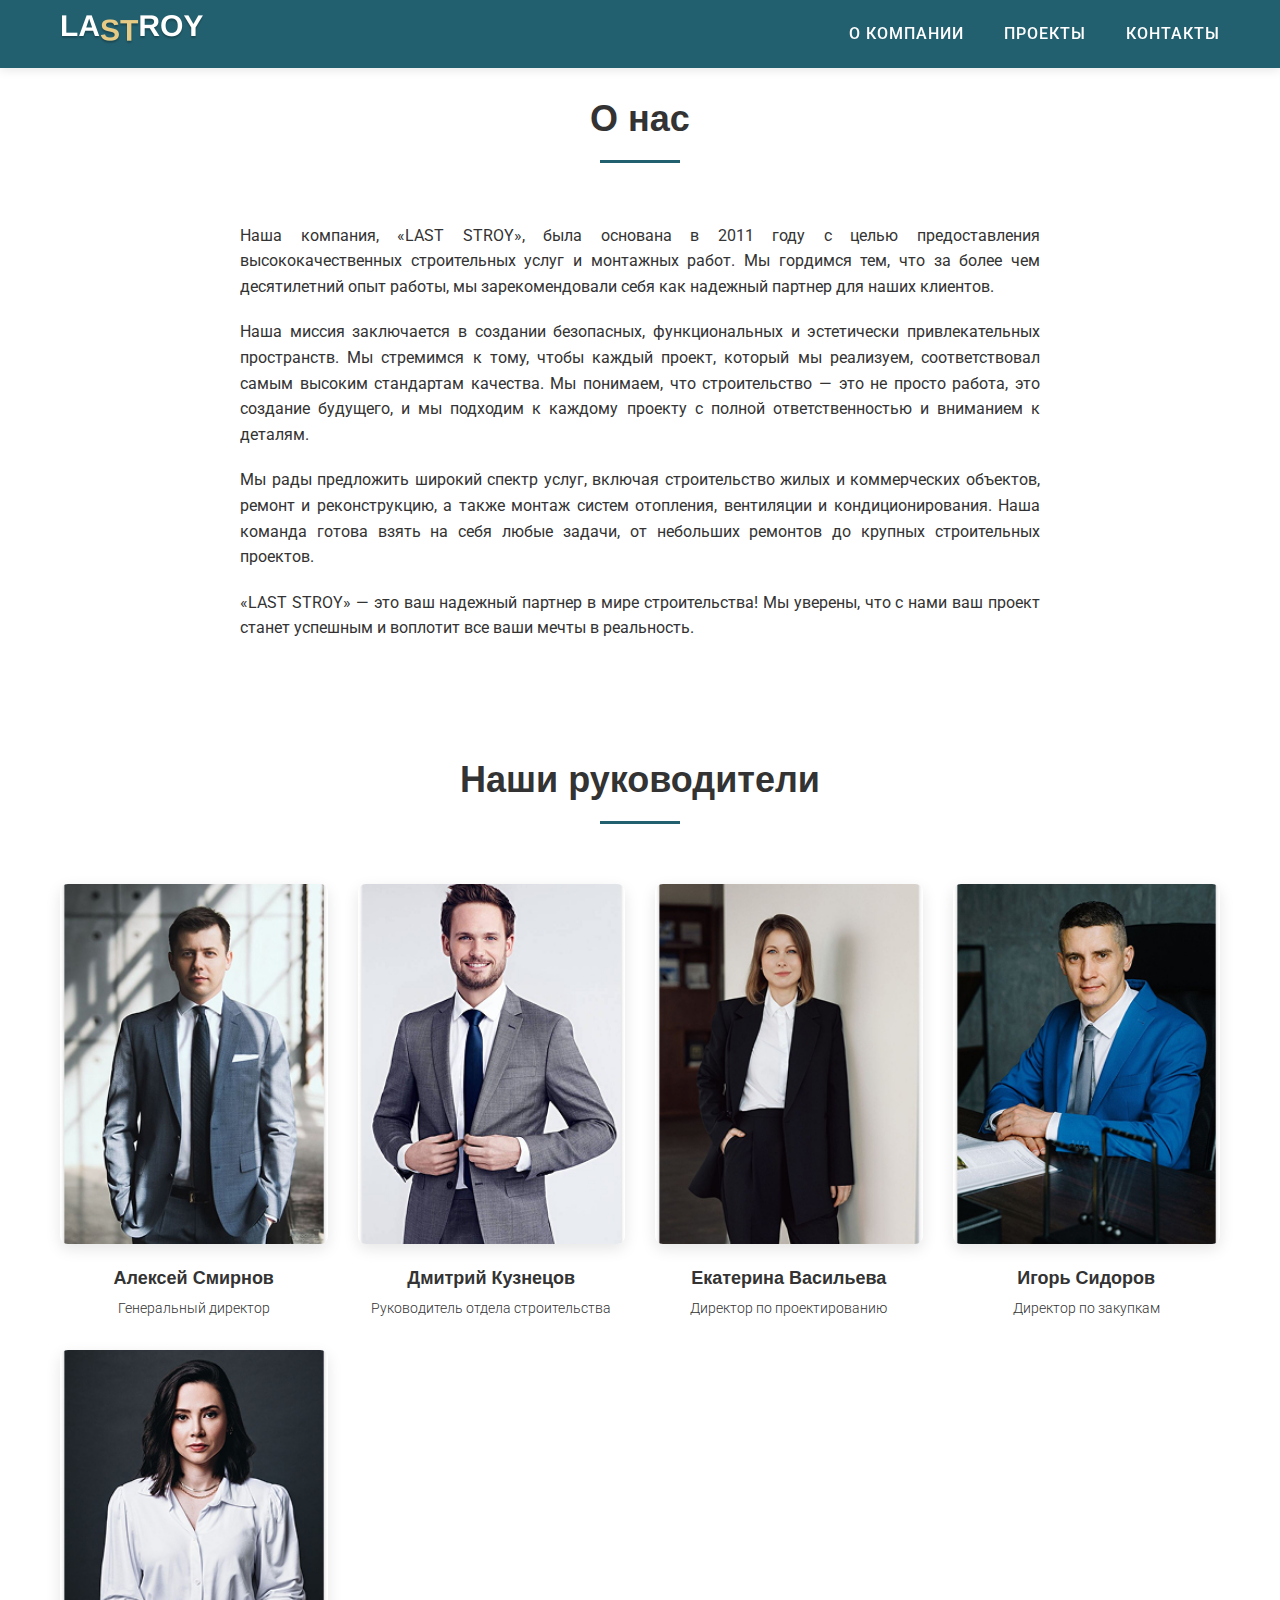
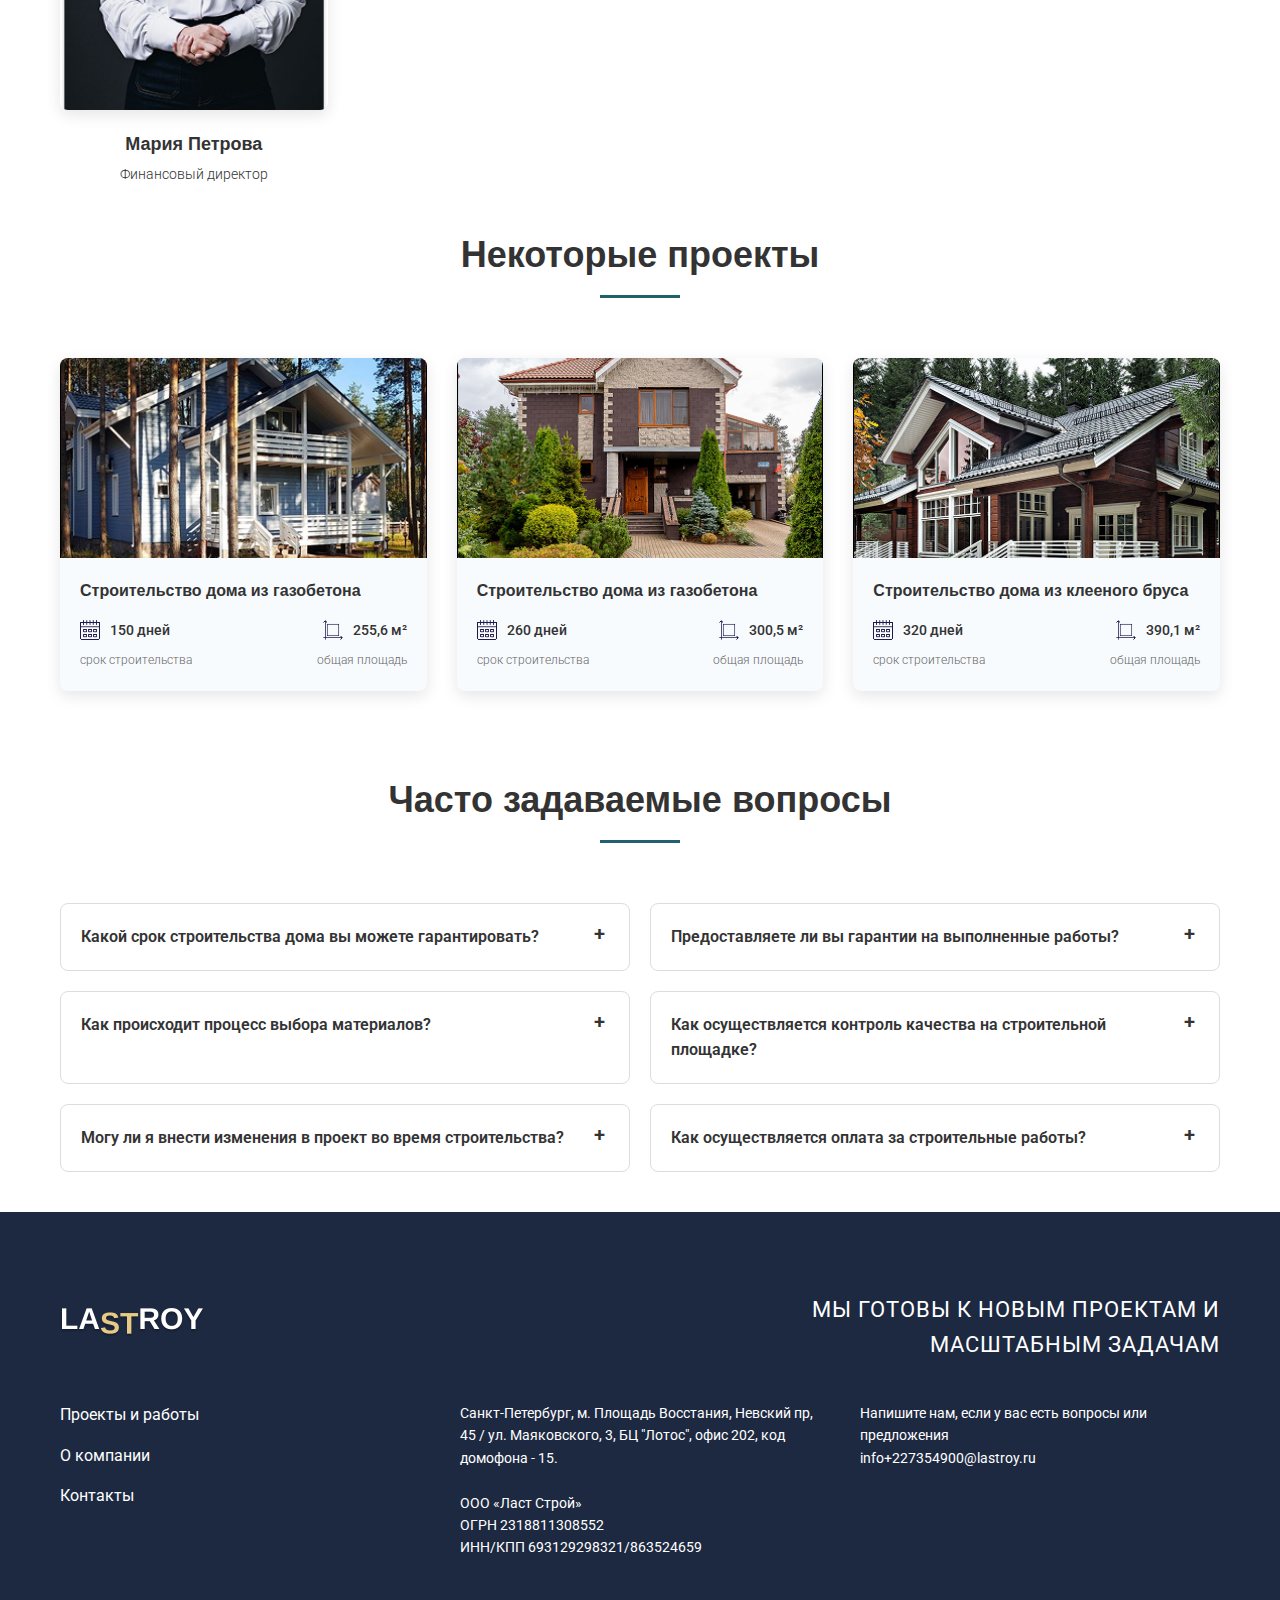
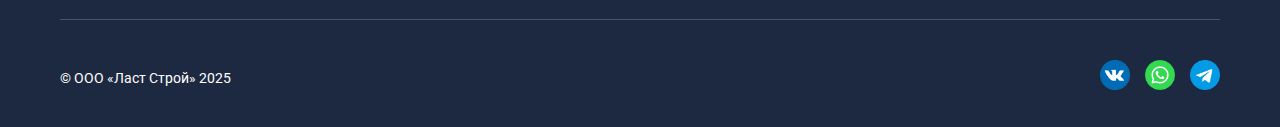
<file: about.html>
<!DOCTYPE html>
<html lang="ru">
<head>
    <meta charset="UTF-8">
    <meta name="viewport" content="width=device-width, initial-scale=1.0">
    <title>Last Stroy | О нас</title>
    <link rel="stylesheet" href="https://cdnjs.cloudflare.com/ajax/libs/font-awesome/5.15.3/css/all.min.css">
    <link rel="stylesheet" href="src/css/styles_about.css">
    <link href="https://fonts.googleapis.com/css2?family=Roboto:wght@100;300;400;500;700&display=swap" rel="stylesheet">
</head>
<body>
    <header class="header">
        <div class="container">
            <div class="logo">
                <a href="index.html">
                    <img src="src/img/лого.png" alt="Last Stroy" class="logo-img">
                </a>
            </div>
            <nav class="nav" id="nav">
                <a href="about.html" class="nav-link">О КОМПАНИИ</a>
                <a href="projects.html" class="nav-link">ПРОЕКТЫ</a>
                <a href="contacts.html" class="nav-link">КОНТАКТЫ</a>
            </nav>
            <button class="burger" id="burger" aria-label="Меню">
                <span class="burger-line"></span>
                <span class="burger-line"></span>
                <span class="burger-line"></span>
            </button>
        </div>
    </header>

    <main>

        <section class="about-section">
            <div class="container">
                <h2 class="section-title">О нас</h2>
                <div class="about-content">
                    <p>Наша компания, «LAST STROY», была основана в 2011 году с целью предоставления высококачественных строительных услуг и монтажных работ. Мы гордимся тем, что за более чем десятилетний опыт работы, мы зарекомендовали себя как надежный партнер для наших клиентов.</p>
                    <p>Наша миссия заключается в создании безопасных, функциональных и эстетически привлекательных пространств. Мы стремимся к тому, чтобы каждый проект, который мы реализуем, соответствовал самым высоким стандартам качества. Мы понимаем, что строительство — это не просто работа, это создание будущего, и мы подходим к каждому проекту с полной ответственностью и вниманием к деталям.</p>
                    <p>Мы рады предложить широкий спектр услуг, включая строительство жилых и коммерческих объектов, ремонт и реконструкцию, а также монтаж систем отопления, вентиляции и кондиционирования. Наша команда готова взять на себя любые задачи, от небольших ремонтов до крупных строительных проектов.</p>
                    <p>«LAST STROY» — это ваш надежный партнер в мире строительства! Мы уверены, что с нами ваш проект станет успешным и воплотит все ваши мечты в реальность.</p>
                </div>
            </div>
        </section>

        <section class="team-section">
            <div class="container">
                <h2 class="section-title">Наши руководители</h2>
                <div class="team-grid">
                    <div class="team-card">
                        <div class="team-photo-container">
                            <img src="src/img/team-m1.png" alt="Алексей Смирнов" class="team-photo">
                        </div>
                        <h3 class="team-name">Алексей Смирнов</h3>
                        <p class="team-position">Генеральный директор</p>
                    </div>
                    <div class="team-card">
                        <div class="team-photo-container">
                            <img src="src/img/team-m2.png" alt="Дмитрий Кузнецов" class="team-photo">
                        </div>
                        <h3 class="team-name">Дмитрий Кузнецов</h3>
                        <p class="team-position">Руководитель отдела строительства</p>
                    </div>
                    <div class="team-card">
                        <div class="team-photo-container">
                            <img src="src/img/team-m3.png" alt="Екатерина Васильева" class="team-photo">
                        </div>
                        <h3 class="team-name">Екатерина Васильева</h3>
                        <p class="team-position">Директор по проектированию</p>
                    </div>
                    <div class="team-card">
                        <div class="team-photo-container">
                            <img src="src/img/team-m4.png" alt="Игорь Сидоров" class="team-photo">
                        </div>
                        <h3 class="team-name">Игорь Сидоров</h3>
                        <p class="team-position">Директор по закупкам</p>
                    </div>
                    <div class="team-card">
                        <div class="team-photo-container">
                            <img src="src/img/team-m5.png" alt="Мария Петрова" class="team-photo">
                        </div>
                        <h3 class="team-name">Мария Петрова</h3>
                        <p class="team-position">Финансовый директор</p>
                    </div>
                </div>
            </div>
        </section>

        <section class="projects-section">
            <div class="container">
                <h2 class="section-title">Некоторые проекты</h2>
                <div class="projects-grid">
                    <div class="project-card">
                        <div class="project-image-container">
                            <img src="src/img/7.png" alt="Строительство дома из газобетона" class="project-image">
                        </div>
                        <div class="project-info">
                            <h3 class="project-title">Строительство дома из газобетона</h3>
                            <div class="project-details">
                                <div class="detail">
                                    <img src="src/icons/календарь.png" alt="Срок строительства" class="detail-icon">
                                    <span class="detail-value">150 дней</span>
                                </div>
                                <div class="detail">
                                    <img src="src/icons/площадь.png" alt="Общая площадь" class="detail-icon">
                                    <span class="detail-value">255,6 м²</span>
                                </div>
                            </div>
                            <div class="project-labels">
                                <span class="label">срок строительства</span>
                                <span class="label">общая площадь</span>
                            </div>
                        </div>
                    </div>
                    
                    <div class="project-card">
                        <div class="project-image-container">
                            <img src="src/img/9.png" alt="Строительство дома из газобетона" class="project-image">
                        </div>
                        <div class="project-info">
                            <h3 class="project-title">Строительство дома из газобетона</h3>
                            <div class="project-details">
                                <div class="detail">
                                    <img src="src/icons/календарь.png" alt="Срок строительства" class="detail-icon">
                                    <span class="detail-value">260 дней</span>
                                </div>
                                <div class="detail">
                                    <img src="src/icons/площадь.png" alt="Общая площадь" class="detail-icon">
                                    <span class="detail-value">300,5 м²</span>
                                </div>
                            </div>
                            <div class="project-labels">
                                <span class="label">срок строительства</span>
                                <span class="label">общая площадь</span>
                            </div>
                        </div>
                    </div>
                    
                    <div class="project-card">
                        <div class="project-image-container">
                            <img src="src/img/6.png" alt="Строительство дома из клееного бруса" class="project-image">
                        </div>
                        <div class="project-info">
                            <h3 class="project-title">Строительство дома из клееного бруса</h3>
                            <div class="project-details">
                                <div class="detail">
                                    <img src="src/icons/календарь.png" alt="Срок строительства" class="detail-icon">
                                    <span class="detail-value">320 дней</span>
                                </div>
                                <div class="detail">
                                    <img src="src/icons/площадь.png" alt="Общая площадь" class="detail-icon">
                                    <span class="detail-value">390,1 м²</span>
                                </div>
                            </div>
                            <div class="project-labels">
                                <span class="label">срок строительства</span>
                                <span class="label">общая площадь</span>
                            </div>
                        </div>
                    </div>
                </div>
            </div>
        </section>

        <section class="faq-section">
            <div class="container">
                <h2 class="section-title">Часто задаваемые вопросы</h2>
                <div class="faq-grid">
                    <div class="faq-item">
                        <div class="faq-question">Какой срок строительства дома вы можете гарантировать?
                            <span class="faq-toggle"></span>
                        </div>
                        <div class="faq-answer">Мы стремимся завершить строительство в оговоренные сроки, однако точный срок зависит от сложности проекта и погодных условий. Обычно мы предоставляем предварительный график, который можно обсудить на этапе проектирования.</div>
                    </div>
                    <div class="faq-item">
                        <div class="faq-question">Предоставляете ли вы гарантии на выполненные работы?
                            <span class="faq-toggle"></span>
                        </div>
                        <div class="faq-answer">Да, мы предоставляем гарантию на все виды работ и используемые материалы. Срок гарантии зависит от конкретного вида работ, и мы подробно обсуждаем это с клиентами перед началом строительства.</div>
                    </div>
                    <div class="faq-item">
                        <div class="faq-question">Как происходит процесс выбора материалов?
                            <span class="faq-toggle"></span>
                        </div>
                        <div class="faq-answer">Мы предлагаем нашим клиентам широкий ассортимент материалов, и вы можете выбрать те, которые соответствуют вашему бюджету и предпочтениям. Наши специалисты помогут вам в этом процессе, предложив оптимальные варианты.</div>
                    </div>
                    <div class="faq-item">
                        <div class="faq-question">Как осуществляется контроль качества на строительной площадке?
                            <span class="faq-toggle"></span>
                        </div>
                        <div class="faq-answer">Мы проводим регулярные проверки на всех этапах строительства. Наши инженеры и технический надзор следят за качеством выполняемых работ и соблюдением технологий, чтобы гарантировать высокие стандарты.</div>
                    </div>
                    <div class="faq-item">
                        <div class="faq-question">Могу ли я внести изменения в проект во время строительства?
                            <span class="faq-toggle"></span>
                        </div>
                        <div class="faq-answer">Да, вы можете вносить изменения в проект, однако это может повлиять на сроки и стоимость. Мы всегда готовы обсудить ваши пожелания и предложить наилучшие решения.</div>
                    </div>
                    <div class="faq-item">
                        <div class="faq-question">Как осуществляется оплата за строительные работы?
                            <span class="faq-toggle"></span>
                        </div>
                        <div class="faq-answer">Оплата производится поэтапно, в зависимости от завершенных работ. Мы также можем предложить гибкие условия рассрочки, чтобы сделать процесс более удобным для наших клиентов.</div>
                    </div>
                </div>
            </div>
        </section>

        <footer class="footer">
            <div class="container">
                <div class="footer-header">
                    <a href="index.html" class="footer-logo-link">
                        <img src="src/img/лого.png" alt="Last Stroy" class="footer-logo">
                    </a>
                    <p class="footer-slogan">МЫ ГОТОВЫ К НОВЫМ ПРОЕКТАМ И<br>МАСШТАБНЫМ ЗАДАЧАМ</p>
                </div>

                <div class="footer-content">
                    <div class="footer-links">
                        <a href="projects.html" class="footer-link">Проекты и работы</a>
                        <a href="about.html" class="footer-link">О компании</a>
                        <a href="contacts.html" class="footer-link">Контакты</a>
                    </div>

                    <div class="footer-contacts">
                        <p class="contact-text">
                            Санкт-Петербург, м. Площадь Восстания, Невский пр, 45 / ул. Маяковского, 3, БЦ "Лотос", офис 202, код домофона - 15.<br><br>
                            ООО «Ласт Строй»<br>ОГРН 2318811308552<br>ИНН/КПП 693129298321/863524659
                        </p>
                    </div>

                    <div class="footer-social">
                        <p class="social-text">
                            Напишите нам, если у вас есть вопросы или предложения<br>
                            info+227354900@lastroy.ru
                        </p>                        
                    </div>
                </div>

                <div class="footer-divider"></div>

                <div class="footer-bottom">
                    <p class="copyright">© ООО «Ласт Строй» 2025</p>
                    <div class="footer-icons">
                        <a href="https://vk.com/" target="_blank" class="social-icon">
                            <img src="src/icons/вк.png" alt="ВКонтакте">
                        </a>
                        <a href="https://wa.me/" target="_blank" class="social-icon">
                            <img src="src/icons/васап.png" alt="WhatsApp">
                        </a>
                        <a href="https://t.me/" target="_blank" class="social-icon">
                            <img src="src/icons/тг.png" alt="Telegram">
                        </a>
                    </div>
                </div>
            </div>
        </footer>
    </main>

    <script>
        document.addEventListener('DOMContentLoaded', function() {
            // Бургер-меню
            const burger = document.getElementById('burger');
            const nav = document.getElementById('nav');
            
            burger.addEventListener('click', function() {
                nav.classList.toggle('active');
                burger.classList.toggle('active');
                document.body.classList.toggle('no-scroll');
            });
            
            // Закрытие меню при клике на пункт
            const navLinks = document.querySelectorAll('.nav-link');
            navLinks.forEach(link => {
                link.addEventListener('click', () => {
                    nav.classList.remove('active');
                    burger.classList.remove('active');
                    document.body.classList.remove('no-scroll');
                });
            });
            
            // FAQ аккордеон
            const faqQuestions = document.querySelectorAll('.faq-question');
            faqQuestions.forEach(question => {
                question.addEventListener('click', () => {
                    const item = question.parentElement;
                    const answer = question.nextElementSibling;
                    const isOpen = item.classList.contains('active');
                    
                    // Закрываем все открытые элементы
                    document.querySelectorAll('.faq-item').forEach(el => {
                        el.classList.remove('active');
                    });
                    
                    // Открываем текущий, если он был закрыт
                    if (!isOpen) {
                        item.classList.add('active');
                    }
                });
            });
        });
    </script>
</body>
</html>
</file>
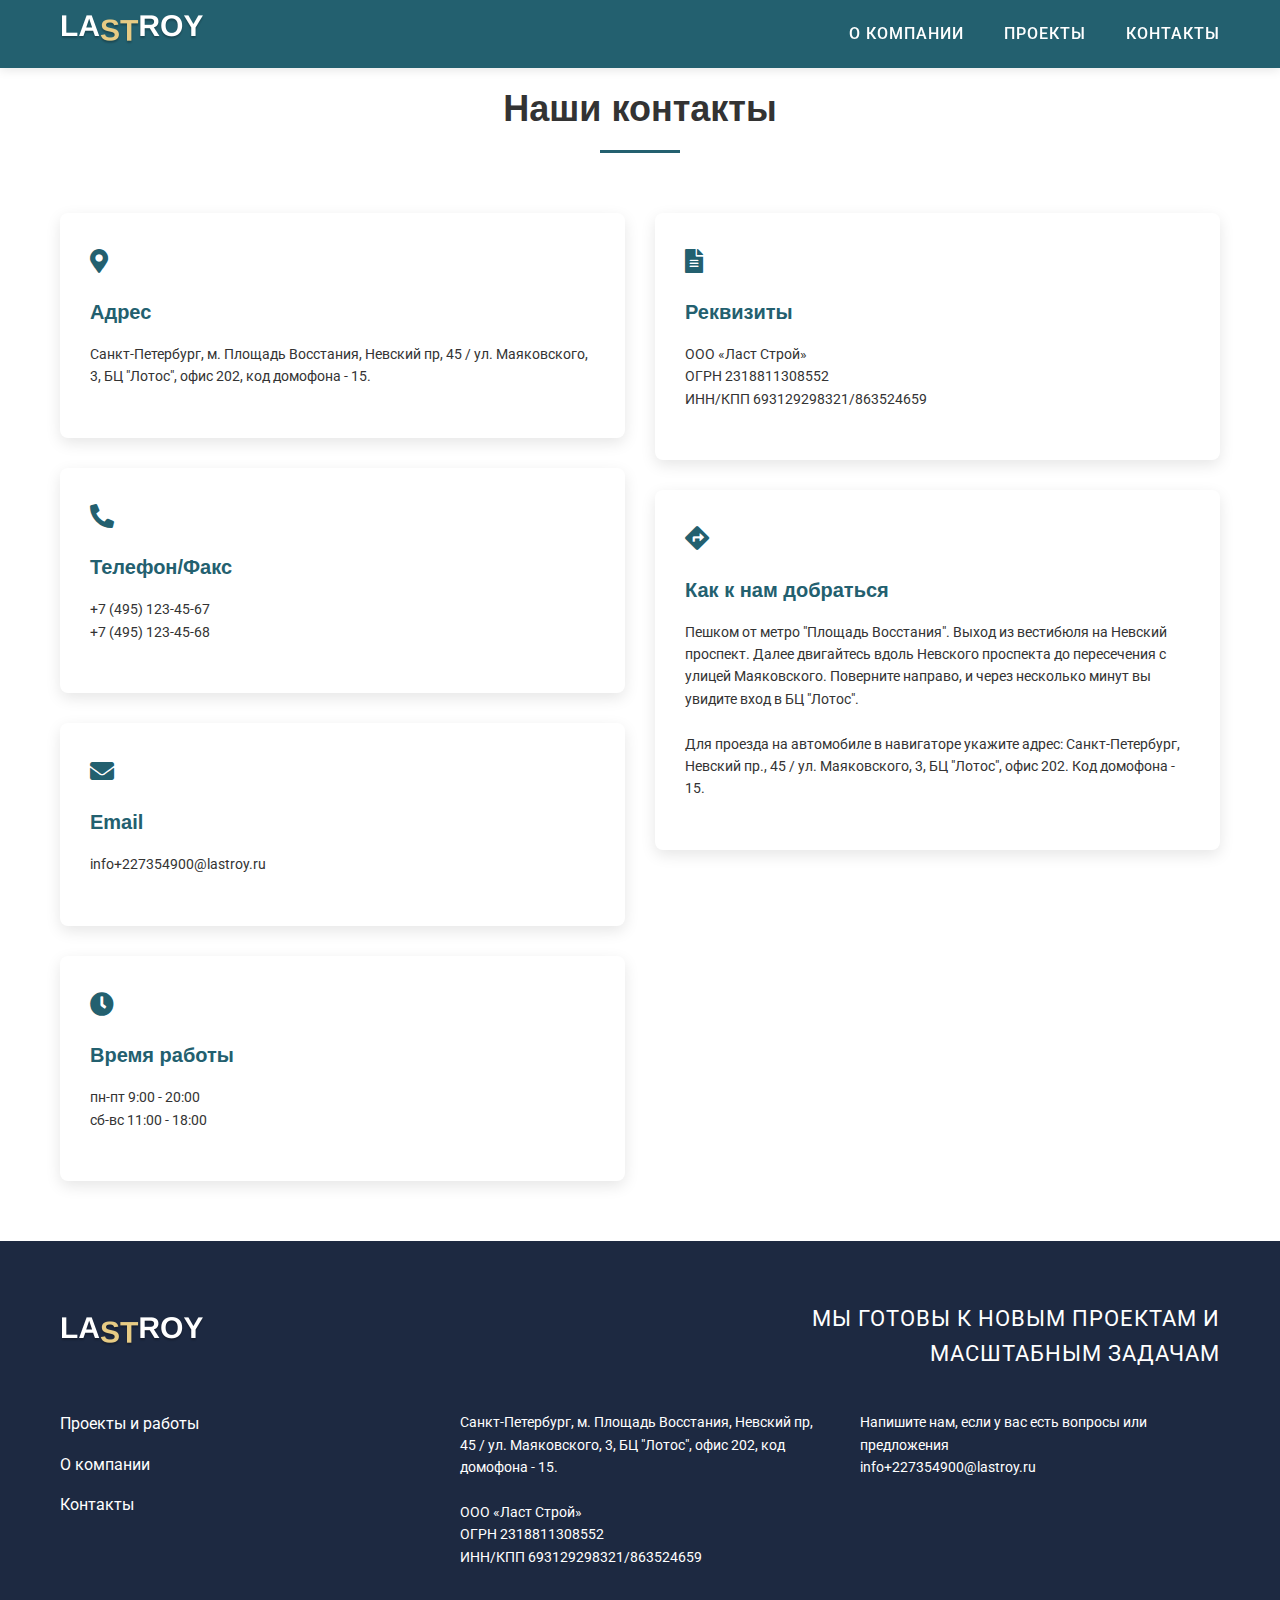
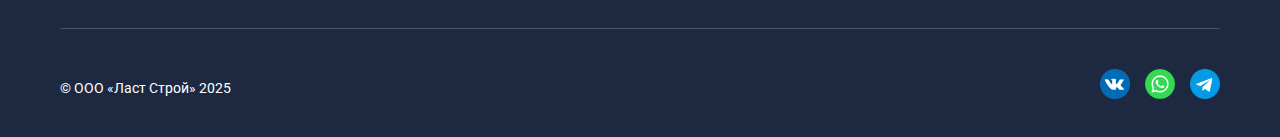
<file: contacts.html>
<!DOCTYPE html>
    <html lang="ru">
    <head>
        <meta charset="UTF-8">
        <meta name="viewport" content="width=device-width, initial-scale=1.0">
        <title>Last Stroy | Наши контакты</title>
        <link rel="stylesheet" href="https://cdnjs.cloudflare.com/ajax/libs/font-awesome/5.15.3/css/all.min.css">
        <link rel="stylesheet" href="src/css/styles_contacts.css">
        <link href="https://fonts.googleapis.com/css2?family=Roboto:wght@100;300;400;500;700&display=swap" rel="stylesheet">
    </head>
    <body>
        <header class="header">
            <div class="container">
                <div class="logo">
                    <a href="index.html">
                        <img src="src/img/лого.png" alt="Last Stroy" class="logo-img">
                    </a>
                </div>
                <nav class="nav" id="nav">
                    <a href="about.html" class="nav-link">О КОМПАНИИ</a>
                    <a href="projects.html" class="nav-link">ПРОЕКТЫ</a>
                    <a href="contacts.html" class="nav-link">КОНТАКТЫ</a>
                </nav>
                <button class="burger" id="burger" aria-label="Меню">
                    <span class="burger-line"></span>
                    <span class="burger-line"></span>
                    <span class="burger-line"></span>
                </button>
            </div>
        </header>

        <main>
            <section class="contacts-section">
                <div class="container">
                    <h2 class="section-title">Наши контакты</h2>
                    <div class="contacts-grid">
                        <div class="contacts-group">
                            <div class="contact-card">
                                <div class="contact-icon">
                                    <i class="fas fa-map-marker-alt"></i>
                                </div>
                                <h3 class="contact-title">Адрес</h3>
                                <p class="contact-text">Санкт-Петербург, м. Площадь Восстания, Невский пр, 45 / ул. Маяковского, 3, БЦ "Лотос", офис 202, код домофона - 15.</p>
                            </div>
                            
                            <div class="contact-card">
                                <div class="contact-icon">
                                    <i class="fas fa-phone-alt"></i>
                                </div>
                                <h3 class="contact-title">Телефон/Факс</h3>
                                <p class="contact-text">+7 (495) 123-45-67<br>+7 (495) 123-45-68</p>
                            </div>
                            
                            <div class="contact-card">
                                <div class="contact-icon">
                                    <i class="fas fa-envelope"></i>
                                </div>
                                <h3 class="contact-title">Email</h3>
                                <p class="contact-text">info+227354900@lastroy.ru</p>
                            </div>
                            
                            <div class="contact-card">
                                <div class="contact-icon">
                                    <i class="fas fa-clock"></i>
                                </div>
                                <h3 class="contact-title">Время работы</h3>
                                <p class="contact-text">пн-пт 9:00 - 20:00<br>сб-вс 11:00 - 18:00</p>
                            </div>
                        </div>
                        
                        <div class="contacts-group">
                            <div class="contact-card">
                                <div class="contact-icon">
                                    <i class="fas fa-file-alt"></i>
                                </div>
                                <h3 class="contact-title">Реквизиты</h3>
                                <p class="contact-text">ООО «Ласт Строй»<br>ОГРН 2318811308552<br>ИНН/КПП 693129298321/863524659</p>
                            </div>
                            
                            <div class="contact-card">
                                <div class="contact-icon">
                                    <i class="fas fa-directions"></i>
                                </div>
                                <h3 class="contact-title">Как к нам добраться</h3>
                                <p class="contact-text">Пешком от метро "Площадь Восстания". Выход из вестибюля на Невский проспект. Далее двигайтесь вдоль Невского проспекта до пересечения с улицей Маяковского. Поверните направо, и через несколько минут вы увидите вход в БЦ "Лотос".<br><br>Для проезда на автомобиле в навигаторе укажите адрес: Санкт-Петербург, Невский пр., 45 / ул. Маяковского, 3, БЦ "Лотос", офис 202. Код домофона - 15.</p>
                            </div>
                        </div>
                    </div>
                </div>
            </section>

            <footer class="footer">
                <div class="container">
                    <div class="footer-header">
                        <a href="index.html" class="footer-logo-link">
                            <img src="src/img/лого.png" alt="Last Stroy" class="footer-logo">
                        </a>
                        <p class="footer-slogan">МЫ ГОТОВЫ К НОВЫМ ПРОЕКТАМ И<br>МАСШТАБНЫМ ЗАДАЧАМ</p>
                    </div>

                    <div class="footer-content">
                        <div class="footer-links">
                            <a href="projects.html" class="footer-link">Проекты и работы</a>
                            <a href="about.html" class="footer-link">О компании</a>
                            <a href="contacts.html" class="footer-link">Контакты</a>
                        </div>

                        <div class="footer-contacts">
                            <p class="social-text">
                                Санкт-Петербург, м. Площадь Восстания, Невский пр, 45 / ул. Маяковского, 3, БЦ "Лотос", офис 202, код домофона - 15.<br><br>
                                ООО «Ласт Строй»<br>ОГРН 2318811308552<br>ИНН/КПП 693129298321/863524659
                            </p>
                        </div>

                        <div class="footer-social">
                            <p class="social-text">
                                Напишите нам, если у вас есть вопросы или предложения<br>
                                info+227354900@lastroy.ru
                            </p>                        
                        </div>
                    </div>

                    <div class="footer-divider"></div>

                    <div class="footer-bottom">
                        <p class="copyright">© ООО «Ласт Строй» 2025</p>
                        <div class="footer-icons">
                            <a href="https://vk.com/" target="_blank" class="social-icon">
                                <img src="src/icons/вк.png" alt="ВКонтакте">
                            </a>
                            <a href="https://wa.me/" target="_blank" class="social-icon">
                                <img src="src/icons/васап.png" alt="WhatsApp">
                            </a>
                            <a href="https://t.me/" target="_blank" class="social-icon">
                                <img src="src/icons/тг.png" alt="Telegram">
                            </a>
                        </div>
                    </div>
                </div>
            </footer>
        </main>

        <script>
            document.addEventListener('DOMContentLoaded', function() {
                const burger = document.getElementById('burger');
                const nav = document.getElementById('nav');
                
                burger.addEventListener('click', function() {
                    nav.classList.toggle('active');
                    burger.classList.toggle('active');
                    document.body.classList.toggle('no-scroll');
                });
                
                // Закрытие меню при клике на пункт
                const navLinks = document.querySelectorAll('.nav-link');
                navLinks.forEach(link => {
                    link.addEventListener('click', () => {
                        nav.classList.remove('active');
                        burger.classList.remove('active');
                        document.body.classList.remove('no-scroll');
                    });
                });
            });
        </script>
    </body>
    </html>
</file>
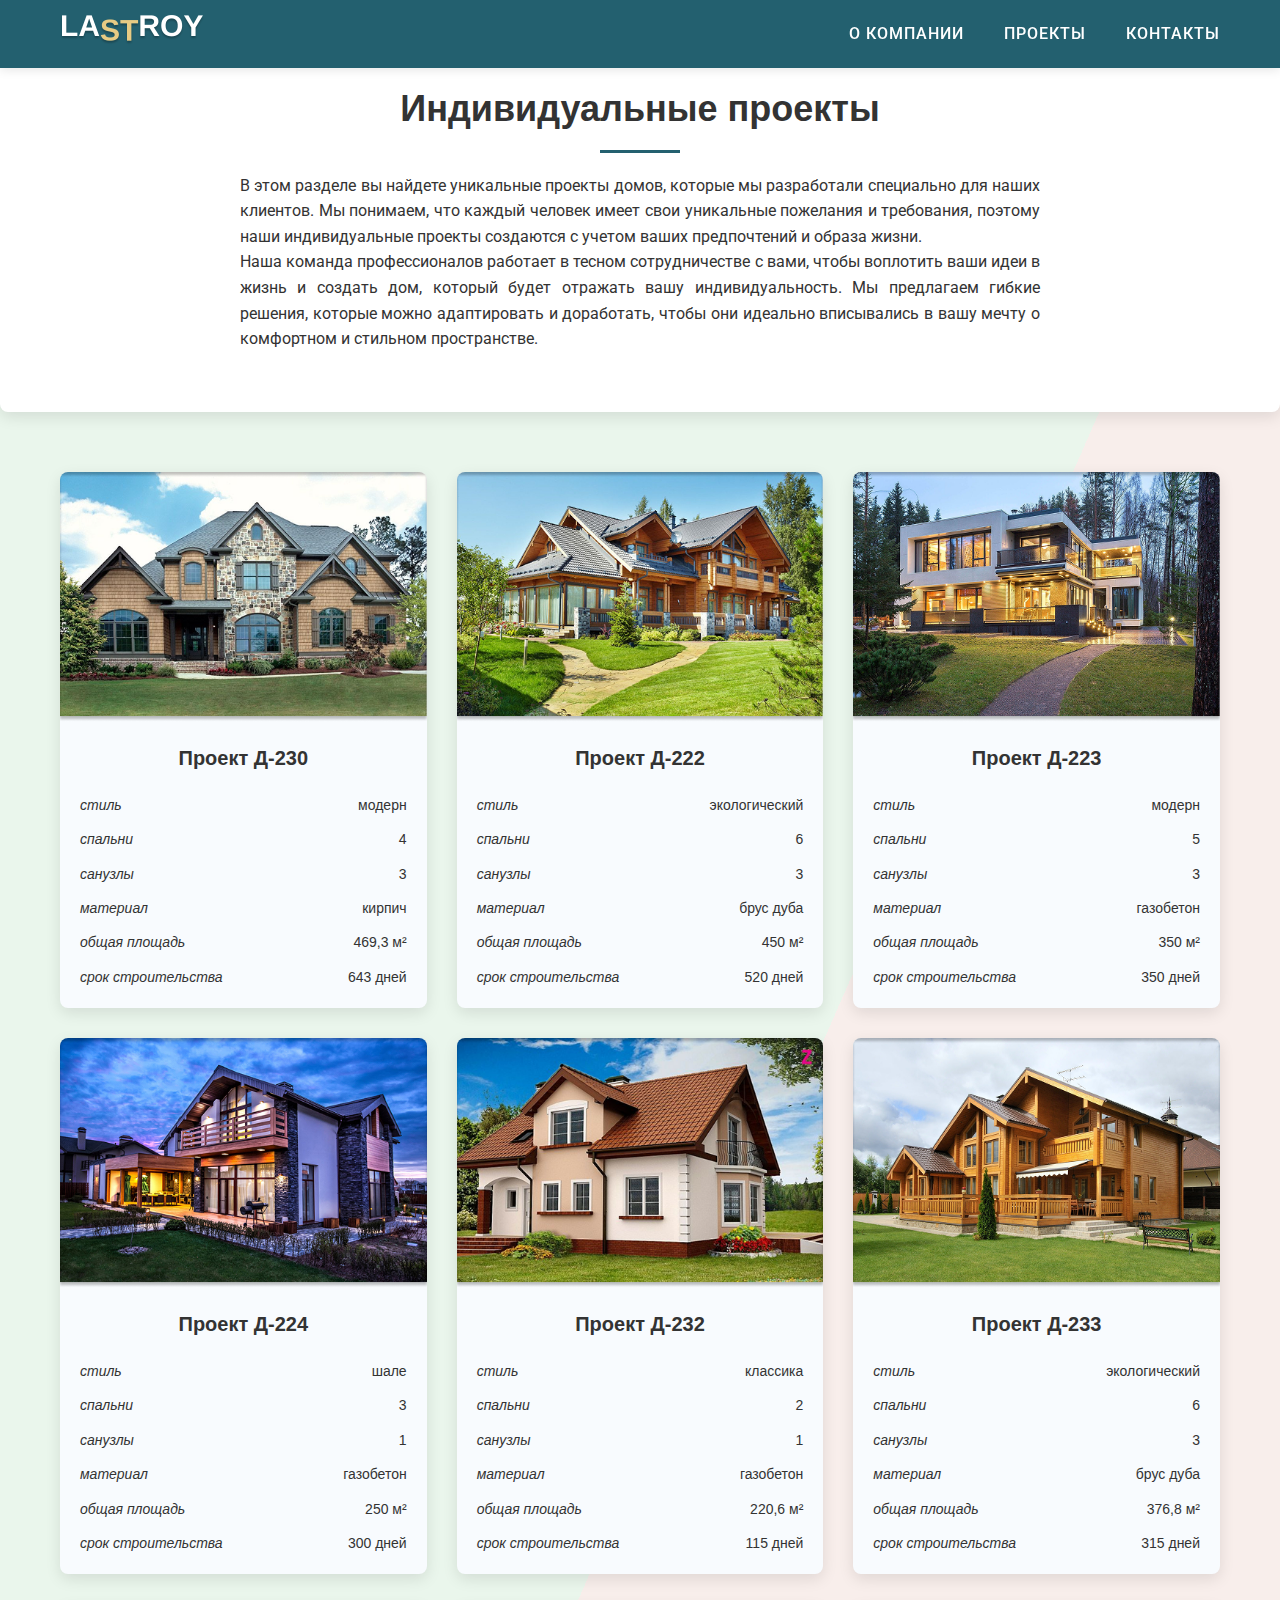
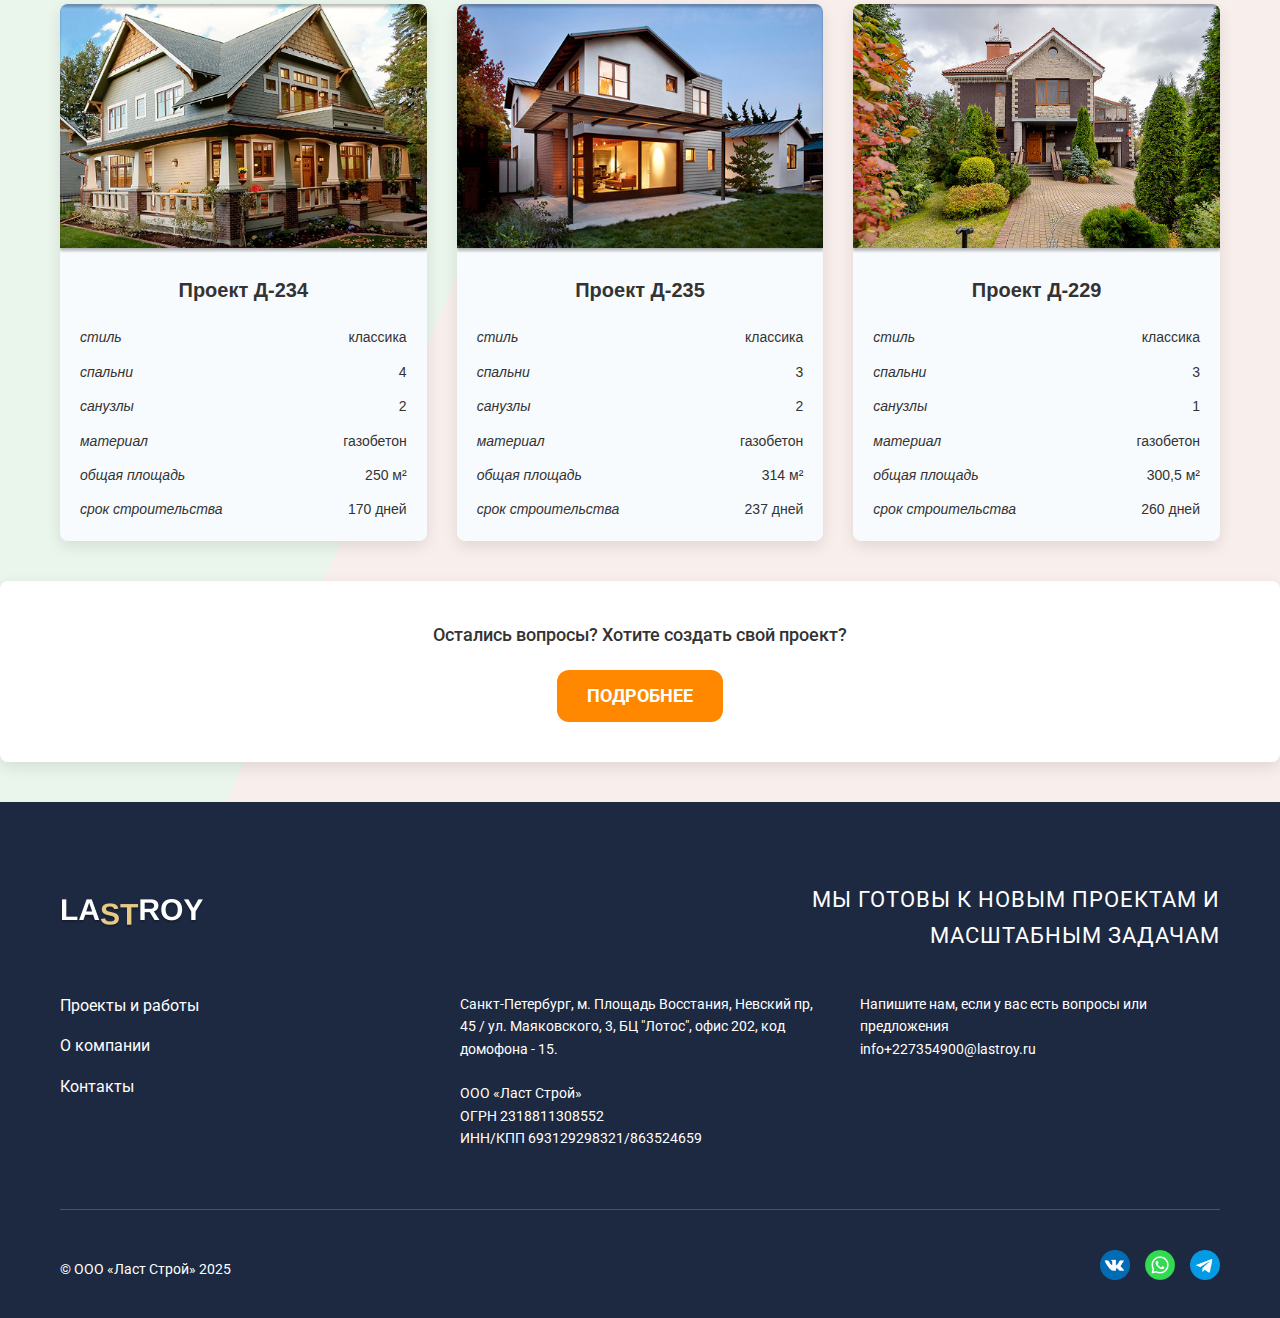
<file: custom-projects.html>
<!DOCTYPE html>
<html lang="ru">
<head>
    <meta charset="UTF-8">
    <meta name="viewport" content="width=device-width, initial-scale=1.0">
    <title>Last Stroy | Индивидуальные проекты</title>
    <link rel="stylesheet" href="https://cdnjs.cloudflare.com/ajax/libs/font-awesome/5.15.3/css/all.min.css">
    <link rel="stylesheet" href="src/css/styles_ready-projects.css">
    <link href="https://fonts.googleapis.com/css2?family=Roboto:wght@100;300;400;500;700&display=swap" rel="stylesheet">
</head>
<body>
    <header class="header">
        <div class="container">
            <div class="logo">
                <a href="index.html">
                    <img src="src/img/лого.png" alt="Last Stroy" class="logo-img">
                </a>
            </div>
            <nav class="nav" id="nav">
                <a href="about.html" class="nav-link">О КОМПАНИИ</a>
                <a href="projects.html" class="nav-link">ПРОЕКТЫ</a>
                <a href="contacts.html" class="nav-link">КОНТАКТЫ</a>
            </nav>
            <button class="burger" id="burger" aria-label="Меню">
                <span class="burger-line"></span>
                <span class="burger-line"></span>
                <span class="burger-line"></span>
            </button>
        </div>
    </header>

    <main>
        <section class="intro-section">
            <div class="container">
                <h2 class="section-title">Индивидуальные проекты</h2>
                <p class="intro-text">В этом разделе вы найдете уникальные проекты домов, которые мы разработали специально для наших клиентов. Мы понимаем, что каждый человек имеет свои уникальные пожелания и требования, поэтому наши индивидуальные проекты создаются с учетом ваших предпочтений и образа жизни.<br>Наша команда профессионалов работает в тесном сотрудничестве с вами, чтобы воплотить ваши идеи в жизнь и создать дом, который будет отражать вашу индивидуальность. Мы предлагаем гибкие решения, которые можно адаптировать и доработать, чтобы они идеально вписывались в вашу мечту о комфортном и стильном пространстве.</p>
            </div>
        </section>

        <section class="projects-section">
            <div class="container">
                <div class="projects-grid">
                    <!-- Проект 1 -->
                    <div class="project-card">
                        <div class="project-image-container">
                            <img src="src/img/Д-230.png" alt="Проект Д-230" class="project-image">
                        </div>
                        <div class="project-info">
                            <h3 class="project-title">Проект Д-230</h3>
                            <div class="project-details">
                                <div class="detail">
                                    <span class="detail-label">стиль</span>
                                    <span class="detail-value">модерн</span>
                                </div>
                                <div class="detail">
                                    <span class="detail-label">спальни</span>
                                    <span class="detail-value">4</span>
                                </div>
                                <div class="detail">
                                    <span class="detail-label">санузлы</span>
                                    <span class="detail-value">3</span>
                                </div>
                                <div class="detail">
                                    <span class="detail-label">материал</span>
                                    <span class="detail-value">кирпич</span>
                                </div>
                                <div class="detail">
                                    <span class="detail-label">общая площадь</span>
                                    <span class="detail-value">469,3 м²</span>
                                </div>
                                <div class="detail">
                                    <span class="detail-label">срок строительства</span>
                                    <span class="detail-value">643 дней</span>
                                </div>
                            </div>
                        </div>
                    </div>
                    
                    <!-- Проект 2 -->
                    <div class="project-card">
                        <div class="project-image-container">
                            <img src="src/img/Д-222.png" alt="Проект Д-222" class="project-image">
                        </div>
                        <div class="project-info">
                            <h3 class="project-title">Проект Д-222</h3>
                            <div class="project-details">
                                <div class="detail">
                                    <span class="detail-label">стиль</span>
                                    <span class="detail-value">экологический</span>
                                </div>
                                <div class="detail">
                                    <span class="detail-label">спальни</span>
                                    <span class="detail-value">6</span>
                                </div>
                                <div class="detail">
                                    <span class="detail-label">санузлы</span>
                                    <span class="detail-value">3</span>
                                </div>
                                <div class="detail">
                                    <span class="detail-label">материал</span>
                                    <span class="detail-value">брус дуба</span>
                                </div>
                                <div class="detail">
                                    <span class="detail-label">общая площадь</span>
                                    <span class="detail-value">450 м²</span>
                                </div>
                                <div class="detail">
                                    <span class="detail-label">срок строительства</span>
                                    <span class="detail-value">520 дней</span>
                                </div>
                            </div>
                        </div>
                    </div>
                    
                    <!-- Проект 3 -->
                    <div class="project-card">
                        <div class="project-image-container">
                            <img src="src/img/Д-223.png" alt="Проект Д-223" class="project-image">
                        </div>
                        <div class="project-info">
                            <h3 class="project-title">Проект Д-223</h3>
                            <div class="project-details">
                                <div class="detail">
                                    <span class="detail-label">стиль</span>
                                    <span class="detail-value">модерн</span>
                                </div>
                                <div class="detail">
                                    <span class="detail-label">спальни</span>
                                    <span class="detail-value">5</span>
                                </div>
                                <div class="detail">
                                    <span class="detail-label">санузлы</span>
                                    <span class="detail-value">3</span>
                                </div>
                                <div class="detail">
                                    <span class="detail-label">материал</span>
                                    <span class="detail-value">газобетон</span>
                                </div>
                                <div class="detail">
                                    <span class="detail-label">общая площадь</span>
                                    <span class="detail-value">350 м²</span>
                                </div>
                                <div class="detail">
                                    <span class="detail-label">срок строительства</span>
                                    <span class="detail-value">350 дней</span>
                                </div>
                            </div>
                        </div>
                    </div>
                    
                    <!-- Проект 4 -->
                    <div class="project-card">
                        <div class="project-image-container">
                            <img src="src/img/Д-224.png" alt="Проект Д-224" class="project-image">
                        </div>
                        <div class="project-info">
                            <h3 class="project-title">Проект Д-224</h3>
                            <div class="project-details">
                                <div class="detail">
                                    <span class="detail-label">стиль</span>
                                    <span class="detail-value">шале</span>
                                </div>
                                <div class="detail">
                                    <span class="detail-label">спальни</span>
                                    <span class="detail-value">3</span>
                                </div>
                                <div class="detail">
                                    <span class="detail-label">санузлы</span>
                                    <span class="detail-value">1</span>
                                </div>
                                <div class="detail">
                                    <span class="detail-label">материал</span>
                                    <span class="detail-value">газобетон</span>
                                </div>
                                <div class="detail">
                                    <span class="detail-label">общая площадь</span>
                                    <span class="detail-value">250 м²</span>
                                </div>
                                <div class="detail">
                                    <span class="detail-label">срок строительства</span>
                                    <span class="detail-value">300 дней</span>
                                </div>
                            </div>
                        </div>
                    </div>
                    
                    <!-- Проект 5 -->
                    <div class="project-card">
                        <div class="project-image-container">
                            <img src="src/img/Д-232.png" alt="Проект Д-232" class="project-image">
                        </div>
                        <div class="project-info">
                            <h3 class="project-title">Проект Д-232</h3>
                            <div class="project-details">
                                <div class="detail">
                                    <span class="detail-label">стиль</span>
                                    <span class="detail-value">классика</span>
                                </div>
                                <div class="detail">
                                    <span class="detail-label">спальни</span>
                                    <span class="detail-value">2</span>
                                </div>
                                <div class="detail">
                                    <span class="detail-label">санузлы</span>
                                    <span class="detail-value">1</span>
                                </div>
                                <div class="detail">
                                    <span class="detail-label">материал</span>
                                    <span class="detail-value">газобетон</span>
                                </div>
                                <div class="detail">
                                    <span class="detail-label">общая площадь</span>
                                    <span class="detail-value">220,6 м²</span>
                                </div>
                                <div class="detail">
                                    <span class="detail-label">срок строительства</span>
                                    <span class="detail-value">115 дней</span>
                                </div>
                            </div>
                        </div>
                    </div>
                    
                    <!-- Проект 6 -->
                    <div class="project-card">
                        <div class="project-image-container">
                            <img src="src/img/Д-233.png" alt="Проект Д-233" class="project-image">
                        </div>
                        <div class="project-info">
                            <h3 class="project-title">Проект Д-233</h3>
                            <div class="project-details">
                                <div class="detail">
                                    <span class="detail-label">стиль</span>
                                    <span class="detail-value">экологический</span>
                                </div>
                                <div class="detail">
                                    <span class="detail-label">спальни</span>
                                    <span class="detail-value">6</span>
                                </div>
                                <div class="detail">
                                    <span class="detail-label">санузлы</span>
                                    <span class="detail-value">3</span>
                                </div>
                                <div class="detail">
                                    <span class="detail-label">материал</span>
                                    <span class="detail-value">брус дуба</span>
                                </div>
                                <div class="detail">
                                    <span class="detail-label">общая площадь</span>
                                    <span class="detail-value">376,8 м²</span>
                                </div>
                                <div class="detail">
                                    <span class="detail-label">срок строительства</span>
                                    <span class="detail-value">315 дней</span>
                                </div>
                            </div>
                        </div>
                    </div>
                    
                    <!-- Проект 7 -->
                    <div class="project-card">
                        <div class="project-image-container">
                            <img src="src/img/Д-234.png" alt="Проект Д-234" class="project-image">
                        </div>
                        <div class="project-info">
                            <h3 class="project-title">Проект Д-234</h3>
                            <div class="project-details">
                                <div class="detail">
                                    <span class="detail-label">стиль</span>
                                    <span class="detail-value">классика</span>
                                </div>
                                <div class="detail">
                                    <span class="detail-label">спальни</span>
                                    <span class="detail-value">4</span>
                                </div>
                                <div class="detail">
                                    <span class="detail-label">санузлы</span>
                                    <span class="detail-value">2</span>
                                </div>
                                <div class="detail">
                                    <span class="detail-label">материал</span>
                                    <span class="detail-value">газобетон</span>
                                </div>
                                <div class="detail">
                                    <span class="detail-label">общая площадь</span>
                                    <span class="detail-value">250 м²</span>
                                </div>
                                <div class="detail">
                                    <span class="detail-label">срок строительства</span>
                                    <span class="detail-value">170 дней</span>
                                </div>
                            </div>
                        </div>
                    </div>
                    
                    <!-- Проект 8 -->
                    <div class="project-card">
                        <div class="project-image-container">
                            <img src="src/img/Д-235.png" alt="Проект Д-235" class="project-image">
                        </div>
                        <div class="project-info">
                            <h3 class="project-title">Проект Д-235</h3>
                            <div class="project-details">
                                <div class="detail">
                                    <span class="detail-label">стиль</span>
                                    <span class="detail-value">классика</span>
                                </div>
                                <div class="detail">
                                    <span class="detail-label">спальни</span>
                                    <span class="detail-value">3</span>
                                </div>
                                <div class="detail">
                                    <span class="detail-label">санузлы</span>
                                    <span class="detail-value">2</span>
                                </div>
                                <div class="detail">
                                    <span class="detail-label">материал</span>
                                    <span class="detail-value">газобетон</span>
                                </div>
                                <div class="detail">
                                    <span class="detail-label">общая площадь</span>
                                    <span class="detail-value">314 м²</span>
                                </div>
                                <div class="detail">
                                    <span class="detail-label">срок строительства</span>
                                    <span class="detail-value">237 дней</span>
                                </div>
                            </div>
                        </div>
                    </div>
                    
                    <!-- Проект 9 -->
                    <div class="project-card">
                        <div class="project-image-container">
                            <img src="src/img/Д-229.png" alt="Проект Д-229" class="project-image">
                        </div>
                        <div class="project-info">
                            <h3 class="project-title">Проект Д-229</h3>
                            <div class="project-details">
                                <div class="detail">
                                    <span class="detail-label">стиль</span>
                                    <span class="detail-value">классика</span>
                                </div>
                                <div class="detail">
                                    <span class="detail-label">спальни</span>
                                    <span class="detail-value">3</span>
                                </div>
                                <div class="detail">
                                    <span class="detail-label">санузлы</span>
                                    <span class="detail-value">1</span>
                                </div>
                                <div class="detail">
                                    <span class="detail-label">материал</span>
                                    <span class="detail-value">газобетон</span>
                                </div>
                                <div class="detail">
                                    <span class="detail-label">общая площадь</span>
                                    <span class="detail-value">300,5 м²</span>
                                </div>
                                <div class="detail">
                                    <span class="detail-label">срок строительства</span>
                                    <span class="detail-value">260 дней</span>
                                </div>
                            </div>
                        </div>
                    </div>
                </div>
            </div>
        </section>

        <section class="cta-section">
            <div class="container">
                <div class="cta-content">
                    <p class="cta-text">Остались вопросы? Хотите создать свой проект?</p>
                    <a href="feedback.html" class="cta-button">ПОДРОБНЕЕ</a>
                </div>
            </div>
        </section>

        <footer class="footer">
            <div class="container">
                <div class="footer-header">
                    <a href="index.html" class="footer-logo-link">
                        <img src="src/img/лого.png" alt="Last Stroy" class="footer-logo">
                    </a>
                    <p class="footer-slogan">МЫ ГОТОВЫ К НОВЫМ ПРОЕКТАМ И<br>МАСШТАБНЫМ ЗАДАЧАМ</p>
                </div>

                <div class="footer-content">
                    <div class="footer-links">
                        <a href="projects.html" class="footer-link">Проекты и работы</a>
                        <a href="about.html" class="footer-link">О компании</a>
                        <a href="contacts.html" class="footer-link">Контакты</a>
                    </div>

                    <div class="footer-contacts">
                        <p class="contact-text">
                            Санкт-Петербург, м. Площадь Восстания, Невский пр, 45 / ул. Маяковского, 3, БЦ "Лотос", офис 202, код домофона - 15.<br><br>
                            ООО «Ласт Строй»<br>ОГРН 2318811308552<br>ИНН/КПП 693129298321/863524659
                        </p>
                    </div>

                    <div class="footer-social">
                        <p class="social-text">
                            Напишите нам, если у вас есть вопросы или предложения<br>
                            info+227354900@lastroy.ru
                        </p>
                    </div>
                </div>

                <div class="footer-divider"></div>

                <div class="footer-bottom">
                    <p class="copyright">© ООО «Ласт Строй» 2025</p>
                    <div class="footer-icons">
                        <a href="https://vk.com/" target="_blank" class="social-icon">
                            <img src="src/icons/вк.png" alt="ВКонтакте">
                        </a>
                        <a href="https://wa.me/" target="_blank" class="social-icon">
                            <img src="src/icons/васап.png" alt="WhatsApp">
                        </a>
                        <a href="https://t.me/" target="_blank" class="social-icon">
                            <img src="src/icons/тг.png" alt="Telegram">
                        </a>
                    </div>
                </div>
            </div>
        </footer>
    </main>

    <script>
        document.addEventListener('DOMContentLoaded', function() {
            // Бургер-меню
            const burger = document.getElementById('burger');
            const nav = document.getElementById('nav');
            
            burger.addEventListener('click', function() {
                nav.classList.toggle('active');
                burger.classList.toggle('active');
                document.body.classList.toggle('no-scroll');
            });
            
            // Закрытие меню при клике на пункт
            const navLinks = document.querySelectorAll('.nav-link');
            navLinks.forEach(link => {
                link.addEventListener('click', () => {
                    nav.classList.remove('active');
                    burger.classList.remove('active');
                    document.body.classList.remove('no-scroll');
                });
            });
        });
    </script>
</body>
</html>
</file>
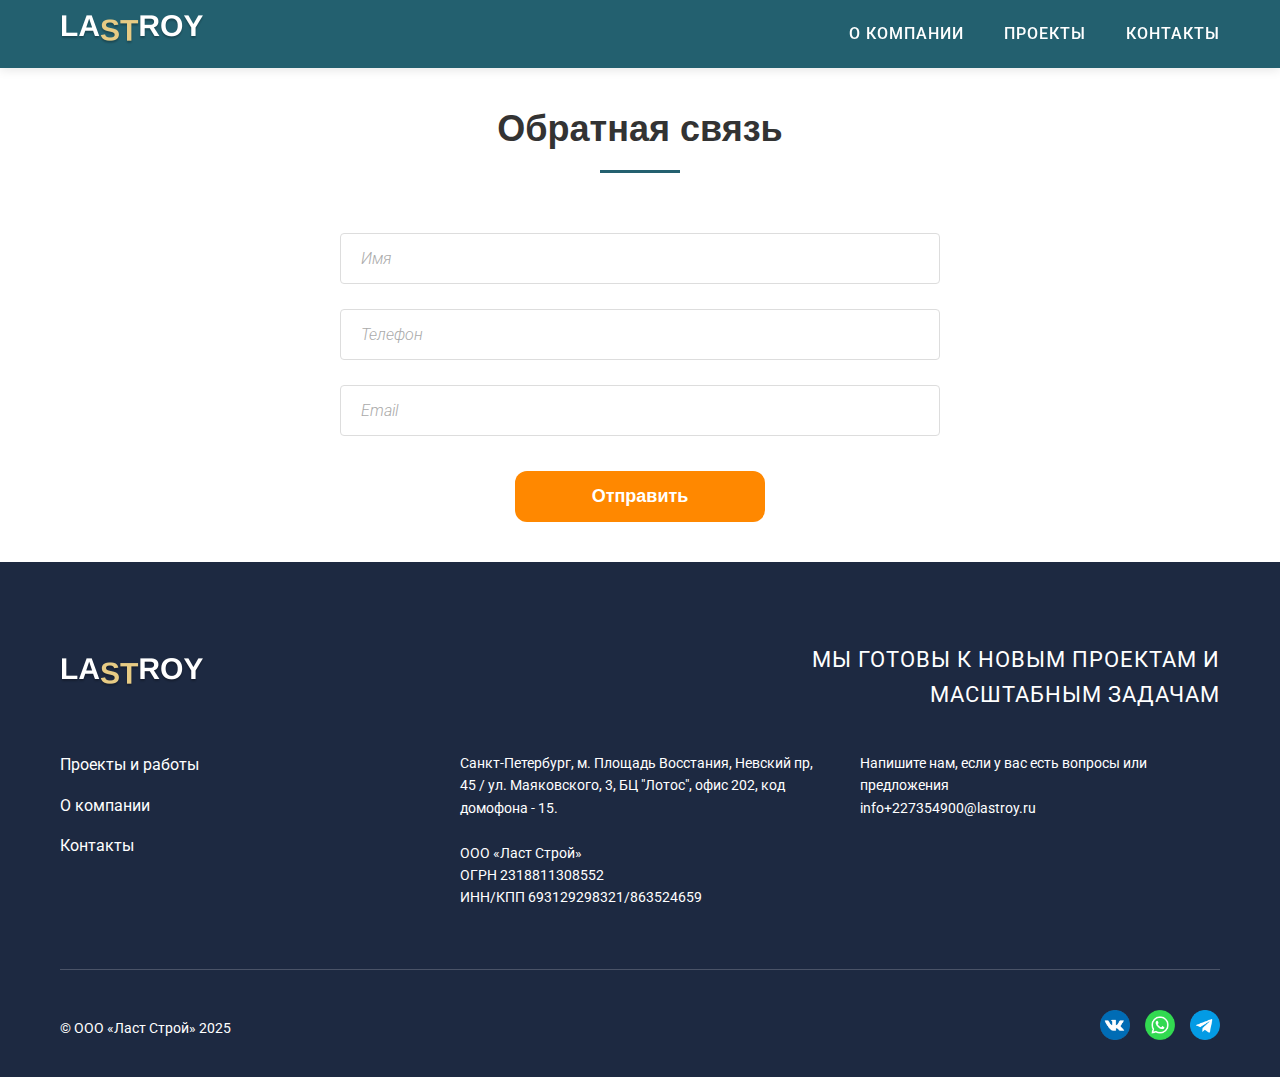
<file: feedback.html>
<!DOCTYPE html>
<html lang="ru">
<head>
    <meta charset="UTF-8">
    <meta name="viewport" content="width=device-width, initial-scale=1.0">
    <title>Last Stroy | Форма обратной связи</title>
    <link rel="stylesheet" href="https://cdnjs.cloudflare.com/ajax/libs/font-awesome/5.15.3/css/all.min.css">
    <link rel="stylesheet" href="src\css\styles_feedback.css">
    <link href="https://fonts.googleapis.com/css2?family=Roboto:wght@100;300;400;500;700&display=swap" rel="stylesheet">
</head>
<body>
    <header class="header">
        <div class="container">
            <div class="logo">
                <a href="index.html">
                    <img src="src/img/лого.png" alt="Last Stroy" class="logo-img">
                </a>
            </div>
            <nav class="nav" id="nav">
                <a href="about.html" class="nav-link">О КОМПАНИИ</a>
                <a href="projects.html" class="nav-link">ПРОЕКТЫ</a>
                <a href="contacts.html" class="nav-link">КОНТАКТЫ</a>
            </nav>
            <button class="burger" id="burger" aria-label="Меню">
                <span class="burger-line"></span>
                <span class="burger-line"></span>
                <span class="burger-line"></span>
            </button>
        </div>
    </header>

    <main>        
        <section class="feedback-section">
            <div class="container">
                <h2 class="section-title">Обратная связь</h2>
                <div class="feedback-content">
                    <form class="feedback-form">
                        <div class="form-group">
                            <input type="text" id="name" placeholder="Имя" required>
                        </div>
                        <div class="form-group">
                            <input type="tel" id="phone" placeholder="Телефон" required>
                        </div>
                        <div class="form-group">
                            <input type="email" id="email" placeholder="Email" required>
                        </div>
                        <button type="submit" class="submit-btn">Отправить</button>
                    </form>
                </div>
            </div>
        </section>

        <footer class="footer">
            <div class="container">
                <div class="footer-header">
                    <a href="index.html" class="footer-logo-link">
                        <img src="src/img/лого.png" alt="Last Stroy" class="footer-logo">
                    </a>
                    <p class="footer-slogan">МЫ ГОТОВЫ К НОВЫМ ПРОЕКТАМ И<br>МАСШТАБНЫМ ЗАДАЧАМ</p>
                </div>

                <div class="footer-content">
                    <div class="footer-links">
                        <a href="projects.html" class="footer-link">Проекты и работы</a>
                        <a href="about.html" class="footer-link">О компании</a>
                        <a href="contacts.html" class="footer-link">Контакты</a>
                    </div>

                    <div class="footer-contacts">
                        <p class="contact-text">
                            Санкт-Петербург, м. Площадь Восстания, Невский пр, 45 / ул. Маяковского, 3, БЦ "Лотос", офис 202, код домофона - 15.<br><br>
                            ООО «Ласт Строй»<br>ОГРН 2318811308552<br>ИНН/КПП 693129298321/863524659
                        </p>
                    </div>

                    <div class="footer-social">
                        <p class="social-text">
                            Напишите нам, если у вас есть вопросы или предложения<br>
                            info+227354900@lastroy.ru
                        </p>
                    </div>
                </div>

                <div class="footer-divider"></div>

                <div class="footer-bottom">
                    <p class="copyright">© ООО «Ласт Строй» 2025</p>
                    <div class="footer-icons">
                        <a href="https://vk.com/" target="_blank" class="social-icon">
                            <img src="src/icons/вк.png" alt="ВКонтакте">
                        </a>
                        <a href="https://wa.me/" target="_blank" class="social-icon">
                            <img src="src/icons/васап.png" alt="WhatsApp">
                        </a>
                        <a href="https://t.me/" target="_blank" class="social-icon">
                            <img src="src/icons/тг.png" alt="Telegram">
                        </a>
                    </div>
                </div>
            </div>
        </footer>
    </main>

    <script>
        document.addEventListener('DOMContentLoaded', function() {
            // Бургер-меню
            const burger = document.getElementById('burger');
            const nav = document.getElementById('nav');
            
            burger.addEventListener('click', function() {
                nav.classList.toggle('active');
                burger.classList.toggle('active');
                document.body.classList.toggle('no-scroll');
            });
            
            // Закрытие меню при клике на пункт
            const navLinks = document.querySelectorAll('.nav-link');
            navLinks.forEach(link => {
                link.addEventListener('click', () => {
                    nav.classList.remove('active');
                    burger.classList.remove('active');
                    document.body.classList.remove('no-scroll');
                });
            });
        });
    </script>
</body>
</html>
</file>
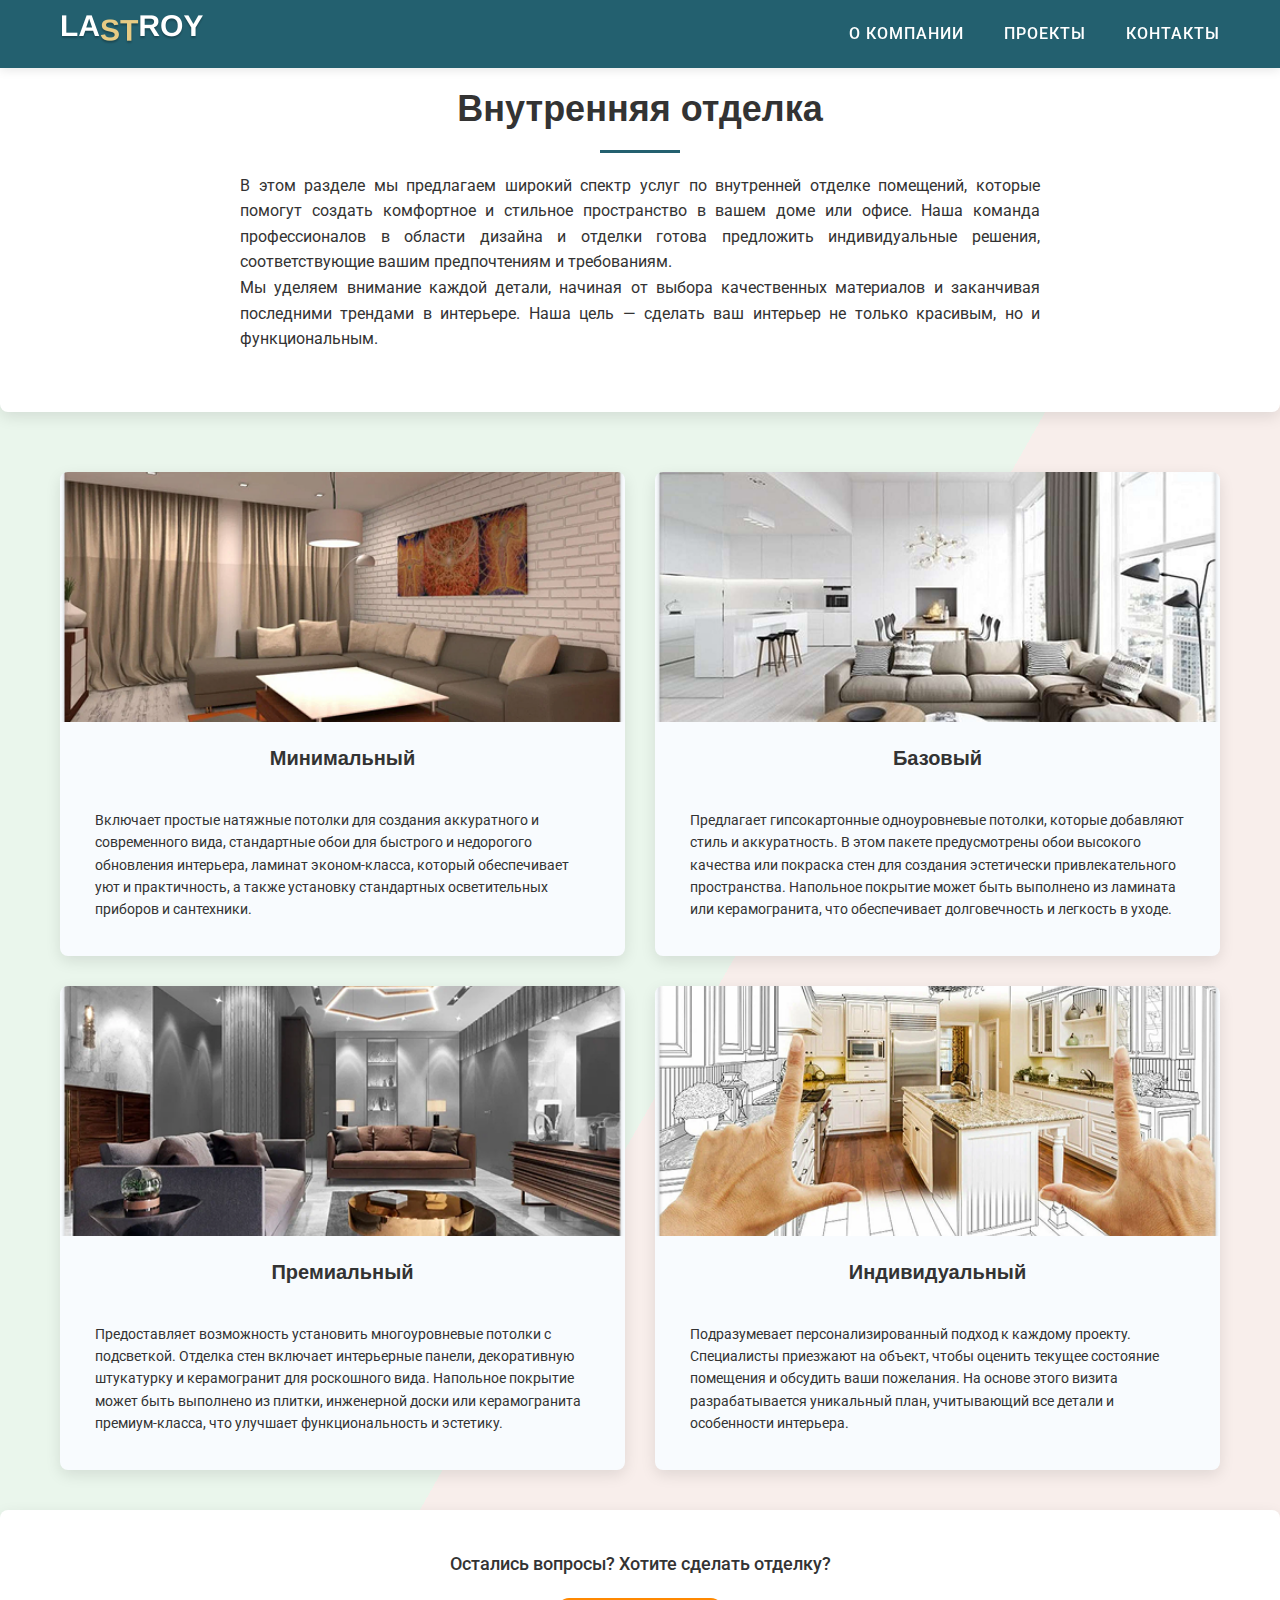
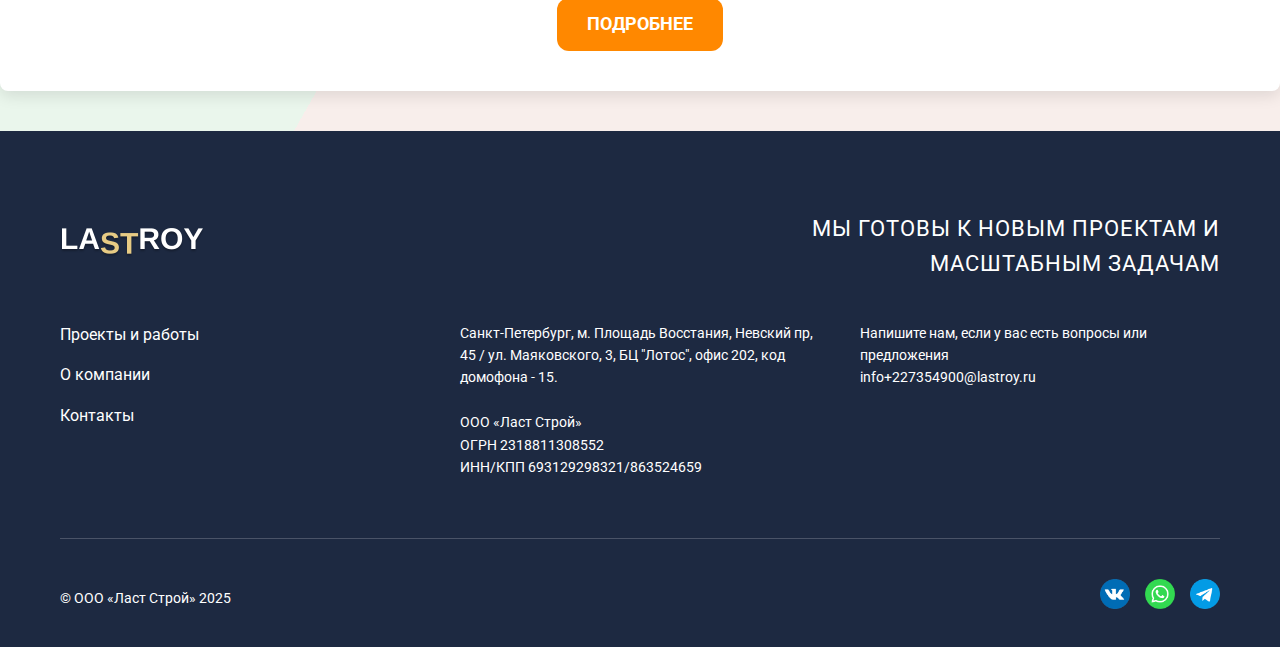
<file: interior.html>
<!DOCTYPE html>
<html lang="ru">
<head>
    <meta charset="UTF-8">
    <meta name="viewport" content="width=device-width, initial-scale=1.0">
    <title>Last Stroy | Внутренняя отделка</title>
    <link rel="stylesheet" href="https://cdnjs.cloudflare.com/ajax/libs/font-awesome/5.15.3/css/all.min.css">
    <link rel="stylesheet" href="src/css/styles_interior.css">
    <link href="https://fonts.googleapis.com/css2?family=Roboto:wght@100;300;400;500;700&display=swap" rel="stylesheet">
</head>
<body>
    <header class="header">
        <div class="container">
            <div class="logo">
                <a href="index.html">
                    <img src="src/img/лого.png" alt="Last Stroy" class="logo-img">
                </a>
            </div>
            <nav class="nav" id="nav">
                <a href="about.html" class="nav-link">О КОМПАНИИ</a>
                <a href="projects.html" class="nav-link">ПРОЕКТЫ</a>
                <a href="contacts.html" class="nav-link">КОНТАКТЫ</a>
            </nav>
            <button class="burger" id="burger" aria-label="Меню">
                <span class="burger-line"></span>
                <span class="burger-line"></span>
                <span class="burger-line"></span>
            </button>
        </div>
    </header>

    <main>
        <section class="intro-section">
            <div class="container">
                <h2 class="section-title">Внутренняя отделка</h2>
                <p class="intro-text">В этом разделе мы предлагаем широкий спектр услуг по внутренней отделке помещений, которые помогут создать комфортное и стильное пространство в вашем доме или офисе. Наша команда профессионалов в области дизайна и отделки готова предложить индивидуальные решения, соответствующие вашим предпочтениям и требованиям.<br>Мы уделяем внимание каждой детали, начиная от выбора качественных материалов и заканчивая последними трендами в интерьере. Наша цель — сделать ваш интерьер не только красивым, но и функциональным.</p>
            </div>
        </section>

        <section class="projects-section">
            <div class="container">
                <div class="projects-grid interior-grid">
                    <!-- Проект 1 -->
                    <div class="project-card interior-card">
                        <div class="project-image-container">
                            <img src="src/img/П-мин.png" alt="Минимальный проект" class="project-image">
                        </div>
                        <div class="project-info">
                            <h3 class="project-title">Минимальный</h3>
                            <div class="project-description">
                                <p>Включает простые натяжные потолки для создания аккуратного и современного вида, стандартные обои для быстрого и недорогого обновления интерьера, ламинат эконом-класса, который обеспечивает уют и практичность, а также установку стандартных осветительных приборов и сантехники.</p>
                            </div>
                        </div>
                    </div>
                    
                    <!-- Проект 2 -->
                    <div class="project-card interior-card">
                        <div class="project-image-container">
                            <img src="src/img/П-баз.png" alt="Базовый проект" class="project-image">
                        </div>
                        <div class="project-info">
                            <h3 class="project-title">Базовый</h3>
                            <div class="project-description">
                                <p>Предлагает гипсокартонные одноуровневые потолки, которые добавляют стиль и аккуратность. В этом пакете предусмотрены обои высокого качества или покраска стен для создания эстетически привлекательного пространства. Напольное покрытие может быть выполнено из ламината или керамогранита, что обеспечивает долговечность и легкость в уходе.</p>
                            </div>
                        </div>
                    </div>
                    
                    <!-- Проект 3 -->
                    <div class="project-card interior-card">
                        <div class="project-image-container">
                            <img src="src/img/П-прем.png" alt="Премиальный проект" class="project-image">
                        </div>
                        <div class="project-info">
                            <h3 class="project-title">Премиальный</h3>
                            <div class="project-description">
                                <p>Предоставляет возможность установить многоуровневые потолки с подсветкой. Отделка стен включает интерьерные панели, декоративную штукатурку и керамогранит для роскошного вида. Напольное покрытие может быть выполнено из плитки, инженерной доски или керамогранита премиум-класса, что улучшает функциональность и эстетику.</p>
                            </div>
                        </div>
                    </div>
                    
                    <!-- Проект 4 -->
                    <div class="project-card interior-card">
                        <div class="project-image-container">
                            <img src="src/img/П-инд.png" alt="Индивидуальный проект" class="project-image">
                        </div>
                        <div class="project-info">
                            <h3 class="project-title">Индивидуальный</h3>
                            <div class="project-description">
                                <p>Подразумевает персонализированный подход к каждому проекту. Специалисты приезжают на объект, чтобы оценить текущее состояние помещения и обсудить ваши пожелания. На основе этого визита разрабатывается уникальный план, учитывающий все детали и особенности интерьера.</p>
                            </div>
                        </div>
                    </div>
                </div>
            </div>
        </section>

        <section class="cta-section">
            <div class="container">
                <div class="cta-content">
                    <p class="cta-text">Остались вопросы? Хотите сделать отделку?</p>
                    <a href="feedback.html" class="cta-button">ПОДРОБНЕЕ</a>
                </div>
            </div>
        </section>

        <footer class="footer">
            <div class="container">
                <div class="footer-header">
                    <a href="index.html" class="footer-logo-link">
                        <img src="src/img/лого.png" alt="Last Stroy" class="footer-logo">
                    </a>
                    <p class="footer-slogan">МЫ ГОТОВЫ К НОВЫМ ПРОЕКТАМ И<br>МАСШТАБНЫМ ЗАДАЧАМ</p>
                </div>

                <div class="footer-content">
                    <div class="footer-links">
                        <a href="projects.html" class="footer-link">Проекты и работы</a>
                        <a href="about.html" class="footer-link">О компании</a>
                        <a href="contacts.html" class="footer-link">Контакты</a>
                    </div>

                    <div class="footer-contacts">
                        <p class="contact-text">
                            Санкт-Петербург, м. Площадь Восстания, Невский пр, 45 / ул. Маяковского, 3, БЦ "Лотос", офис 202, код домофона - 15.<br><br>
                            ООО «Ласт Строй»<br>ОГРН 2318811308552<br>ИНН/КПП 693129298321/863524659
                        </p>
                    </div>

                    <div class="footer-social">
                        <p class="social-text">
                            Напишите нам, если у вас есть вопросы или предложения<br>
                            info+227354900@lastroy.ru
                        </p>
                    </div>
                </div>

                <div class="footer-divider"></div>

                <div class="footer-bottom">
                    <p class="copyright">© ООО «Ласт Строй» 2025</p>
                    <div class="footer-icons">
                        <a href="https://vk.com/" target="_blank" class="social-icon">
                            <img src="src/icons/вк.png" alt="ВКонтакте">
                        </a>
                        <a href="https://wa.me/" target="_blank" class="social-icon">
                            <img src="src/icons/васап.png" alt="WhatsApp">
                        </a>
                        <a href="https://t.me/" target="_blank" class="social-icon">
                            <img src="src/icons/тг.png" alt="Telegram">
                        </a>
                    </div>
                </div>
            </div>
        </footer>
    </main>

    <script>
        document.addEventListener('DOMContentLoaded', function() {
            // Бургер-меню
            const burger = document.getElementById('burger');
            const nav = document.getElementById('nav');
            
            burger.addEventListener('click', function() {
                nav.classList.toggle('active');
                burger.classList.toggle('active');
                document.body.classList.toggle('no-scroll');
            });
            
            // Закрытие меню при клике на пункт
            const navLinks = document.querySelectorAll('.nav-link');
            navLinks.forEach(link => {
                link.addEventListener('click', () => {
                    nav.classList.remove('active');
                    burger.classList.remove('active');
                    document.body.classList.remove('no-scroll');
                });
            });
        });
    </script>
</body>
</html>
</file>
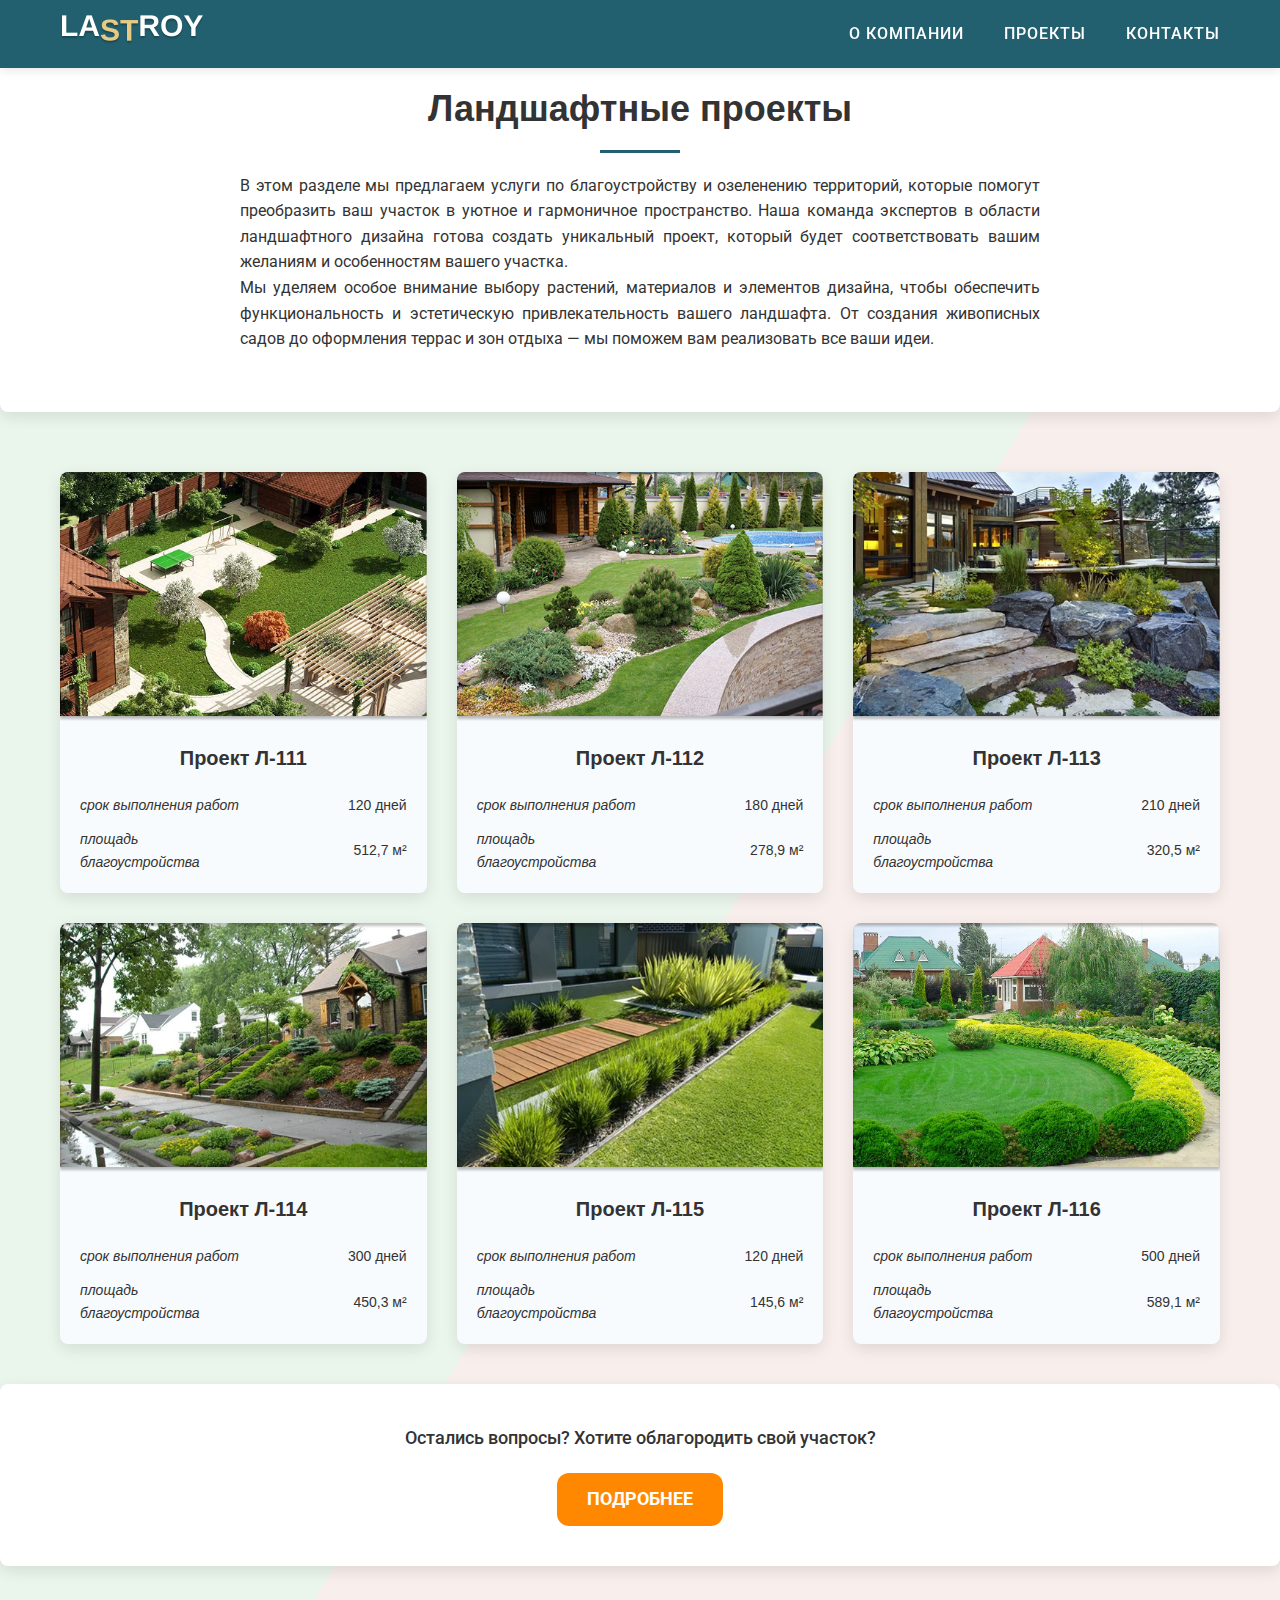
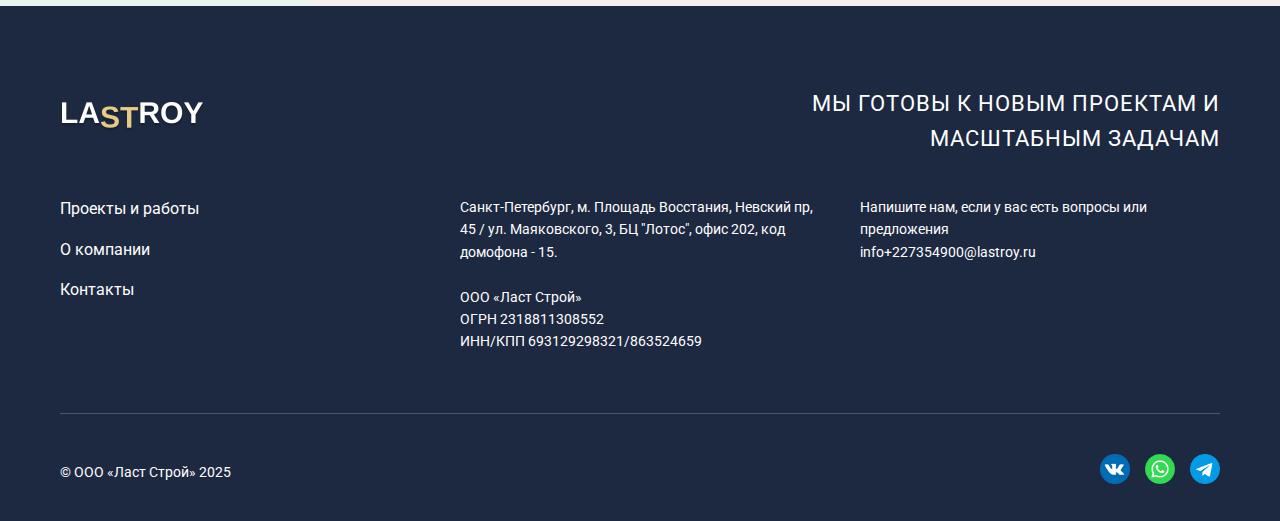
<file: landscape.html>
<!DOCTYPE html>
<html lang="ru">
<head>
    <meta charset="UTF-8">
    <meta name="viewport" content="width=device-width, initial-scale=1.0">
    <title>Last Stroy | Ландшафтные проекты</title>
    <link rel="stylesheet" href="https://cdnjs.cloudflare.com/ajax/libs/font-awesome/5.15.3/css/all.min.css">
    <link rel="stylesheet" href="src/css/styles_ready-projects.css">
    <link href="https://fonts.googleapis.com/css2?family=Roboto:wght@100;300;400;500;700&display=swap" rel="stylesheet">
</head>
<body>
    <header class="header">
        <div class="container">
            <div class="logo">
                <a href="index.html">
                    <img src="src/img/лого.png" alt="Last Stroy" class="logo-img">
                </a>
            </div>
            <nav class="nav" id="nav">
                <a href="about.html" class="nav-link">О КОМПАНИИ</a>
                <a href="projects.html" class="nav-link">ПРОЕКТЫ</a>
                <a href="contacts.html" class="nav-link">КОНТАКТЫ</a>
            </nav>
            <button class="burger" id="burger" aria-label="Меню">
                <span class="burger-line"></span>
                <span class="burger-line"></span>
                <span class="burger-line"></span>
            </button>
        </div>
    </header>

    <main>
        <section class="intro-section">
            <div class="container">
                <h2 class="section-title">Ландшафтные проекты</h2>
                <p class="intro-text">В этом разделе мы предлагаем услуги по благоустройству и озеленению территорий, которые помогут преобразить ваш участок в уютное и гармоничное пространство. Наша команда экспертов в области ландшафтного дизайна готова создать уникальный проект, который будет соответствовать вашим желаниям и особенностям вашего участка.<br>Мы уделяем особое внимание выбору растений, материалов и элементов дизайна, чтобы обеспечить функциональность и эстетическую привлекательность вашего ландшафта. От создания живописных садов до оформления террас и зон отдыха — мы поможем вам реализовать все ваши идеи.</p>
            </div>
        </section>

        <section class="projects-section">
            <div class="container">
                <div class="projects-grid landscape-grid">
                    <!-- Проект 1 -->
                    <div class="project-card landscape-card">
                        <div class="project-image-container">
                            <img src="src/img/Л-111.png" alt="Проект Л-111" class="project-image">
                        </div>
                        <div class="project-info">
                            <h3 class="project-title">Проект Л-111</h3>
                            <div class="project-details">
                                <div class="detail">
                                    <span class="detail-label">срок выполнения работ</span>
                                    <span class="detail-value">120 дней</span>
                                </div>
                                <div class="detail">
                                    <span class="detail-label">площадь благоустройства</span>
                                    <span class="detail-value">512,7 м²</span>
                                </div>
                            </div>
                        </div>
                    </div>
                    
                    <!-- Проект 2 -->
                    <div class="project-card landscape-card">
                        <div class="project-image-container">
                            <img src="src/img/Л-112.png" alt="Проект Л-112" class="project-image">
                        </div>
                        <div class="project-info">
                            <h3 class="project-title">Проект Л-112</h3>
                            <div class="project-details">
                                <div class="detail">
                                    <span class="detail-label">срок выполнения работ</span>
                                    <span class="detail-value">180 дней</span>
                                </div>
                                <div class="detail">
                                    <span class="detail-label">площадь благоустройства</span>
                                    <span class="detail-value">278,9 м²</span>
                                </div>
                            </div>
                        </div>
                    </div>
                    
                    <!-- Проект 3 -->
                    <div class="project-card landscape-card">
                        <div class="project-image-container">
                            <img src="src/img/Л-113.png" alt="Проект Л-113" class="project-image">
                        </div>
                        <div class="project-info">
                            <h3 class="project-title">Проект Л-113</h3>
                            <div class="project-details">
                                <div class="detail">
                                    <span class="detail-label">срок выполнения работ</span>
                                    <span class="detail-value">210 дней</span>
                                </div>
                                <div class="detail">
                                    <span class="detail-label">площадь благоустройства</span>
                                    <span class="detail-value">320,5 м²</span>
                                </div>
                            </div>
                        </div>
                    </div>
                    
                    <!-- Проект 4 -->
                    <div class="project-card landscape-card">
                        <div class="project-image-container">
                            <img src="src/img/Л-114.png" alt="Проект Л-114" class="project-image">
                        </div>
                        <div class="project-info">
                            <h3 class="project-title">Проект Л-114</h3>
                            <div class="project-details">
                                <div class="detail">
                                    <span class="detail-label">срок выполнения работ</span>
                                    <span class="detail-value">300 дней</span>
                                </div>
                                <div class="detail">
                                    <span class="detail-label">площадь благоустройства</span>
                                    <span class="detail-value">450,3 м²</span>
                                </div>
                            </div>
                        </div>
                    </div>
                    
                    <!-- Проект 5 -->
                    <div class="project-card landscape-card">
                        <div class="project-image-container">
                            <img src="src/img/Л-115.png" alt="Проект Л-115" class="project-image">
                        </div>
                        <div class="project-info">
                            <h3 class="project-title">Проект Л-115</h3>
                            <div class="project-details">
                                <div class="detail">
                                    <span class="detail-label">срок выполнения работ</span>
                                    <span class="detail-value">120 дней</span>
                                </div>
                                <div class="detail">
                                    <span class="detail-label">площадь благоустройства</span>
                                    <span class="detail-value">145,6 м²</span>
                                </div>
                            </div>
                        </div>
                    </div>
                    
                    <!-- Проект 6 -->
                    <div class="project-card landscape-card">
                        <div class="project-image-container">
                            <img src="src/img/Л-116.png" alt="Проект Л-116" class="project-image">
                        </div>
                        <div class="project-info">
                            <h3 class="project-title">Проект Л-116</h3>
                            <div class="project-details">
                                <div class="detail">
                                    <span class="detail-label">срок выполнения работ</span>
                                    <span class="detail-value">500 дней</span>
                                </div>
                                <div class="detail">
                                    <span class="detail-label">площадь благоустройства</span>
                                    <span class="detail-value">589,1 м²</span>
                                </div>
                            </div>
                        </div>
                    </div>
                </div>
            </div>
        </section>

        <section class="cta-section">
            <div class="container">
                <div class="cta-content">
                    <p class="cta-text">Остались вопросы? Хотите облагородить свой участок?</p>
                    <a href="feedback.html" class="cta-button">ПОДРОБНЕЕ</a>
                </div>
            </div>
        </section>

        <footer class="footer">
            <div class="container">
                <div class="footer-header">
                    <a href="index.html" class="footer-logo-link">
                        <img src="src/img/лого.png" alt="Last Stroy" class="footer-logo">
                    </a>
                    <p class="footer-slogan">МЫ ГОТОВЫ К НОВЫМ ПРОЕКТАМ И<br>МАСШТАБНЫМ ЗАДАЧАМ</p>
                </div>

                <div class="footer-content">
                    <div class="footer-links">
                        <a href="projects.html" class="footer-link">Проекты и работы</a>
                        <a href="about.html" class="footer-link">О компании</a>
                        <a href="contacts.html" class="footer-link">Контакты</a>
                    </div>

                    <div class="footer-contacts">
                        <p class="contact-text">
                            Санкт-Петербург, м. Площадь Восстания, Невский пр, 45 / ул. Маяковского, 3, БЦ "Лотос", офис 202, код домофона - 15.<br><br>
                            ООО «Ласт Строй»<br>ОГРН 2318811308552<br>ИНН/КПП 693129298321/863524659
                        </p>
                    </div>

                    <div class="footer-social">
                        <p class="social-text">
                            Напишите нам, если у вас есть вопросы или предложения<br>
                            info+227354900@lastroy.ru
                        </p>
                    </div>
                </div>

                <div class="footer-divider"></div>

                <div class="footer-bottom">
                    <p class="copyright">© ООО «Ласт Строй» 2025</p>
                    <div class="footer-icons">
                        <a href="https://vk.com/" target="_blank" class="social-icon">
                            <img src="src/icons/вк.png" alt="ВКонтакте">
                        </a>
                        <a href="https://wa.me/" target="_blank" class="social-icon">
                            <img src="src/icons/васап.png" alt="WhatsApp">
                        </a>
                        <a href="https://t.me/" target="_blank" class="social-icon">
                            <img src="src/icons/тг.png" alt="Telegram">
                        </a>
                    </div>
                </div>
            </div>
        </footer>
    </main>

    <script>
        document.addEventListener('DOMContentLoaded', function() {
            // Бургер-меню
            const burger = document.getElementById('burger');
            const nav = document.getElementById('nav');
            
            burger.addEventListener('click', function() {
                nav.classList.toggle('active');
                burger.classList.toggle('active');
                document.body.classList.toggle('no-scroll');
            });
            
            // Закрытие меню при клике на пункт
            const navLinks = document.querySelectorAll('.nav-link');
            navLinks.forEach(link => {
                link.addEventListener('click', () => {
                    nav.classList.remove('active');
                    burger.classList.remove('active');
                    document.body.classList.remove('no-scroll');
                });
            });
        });
    </script>
</body>
</html>
</file>
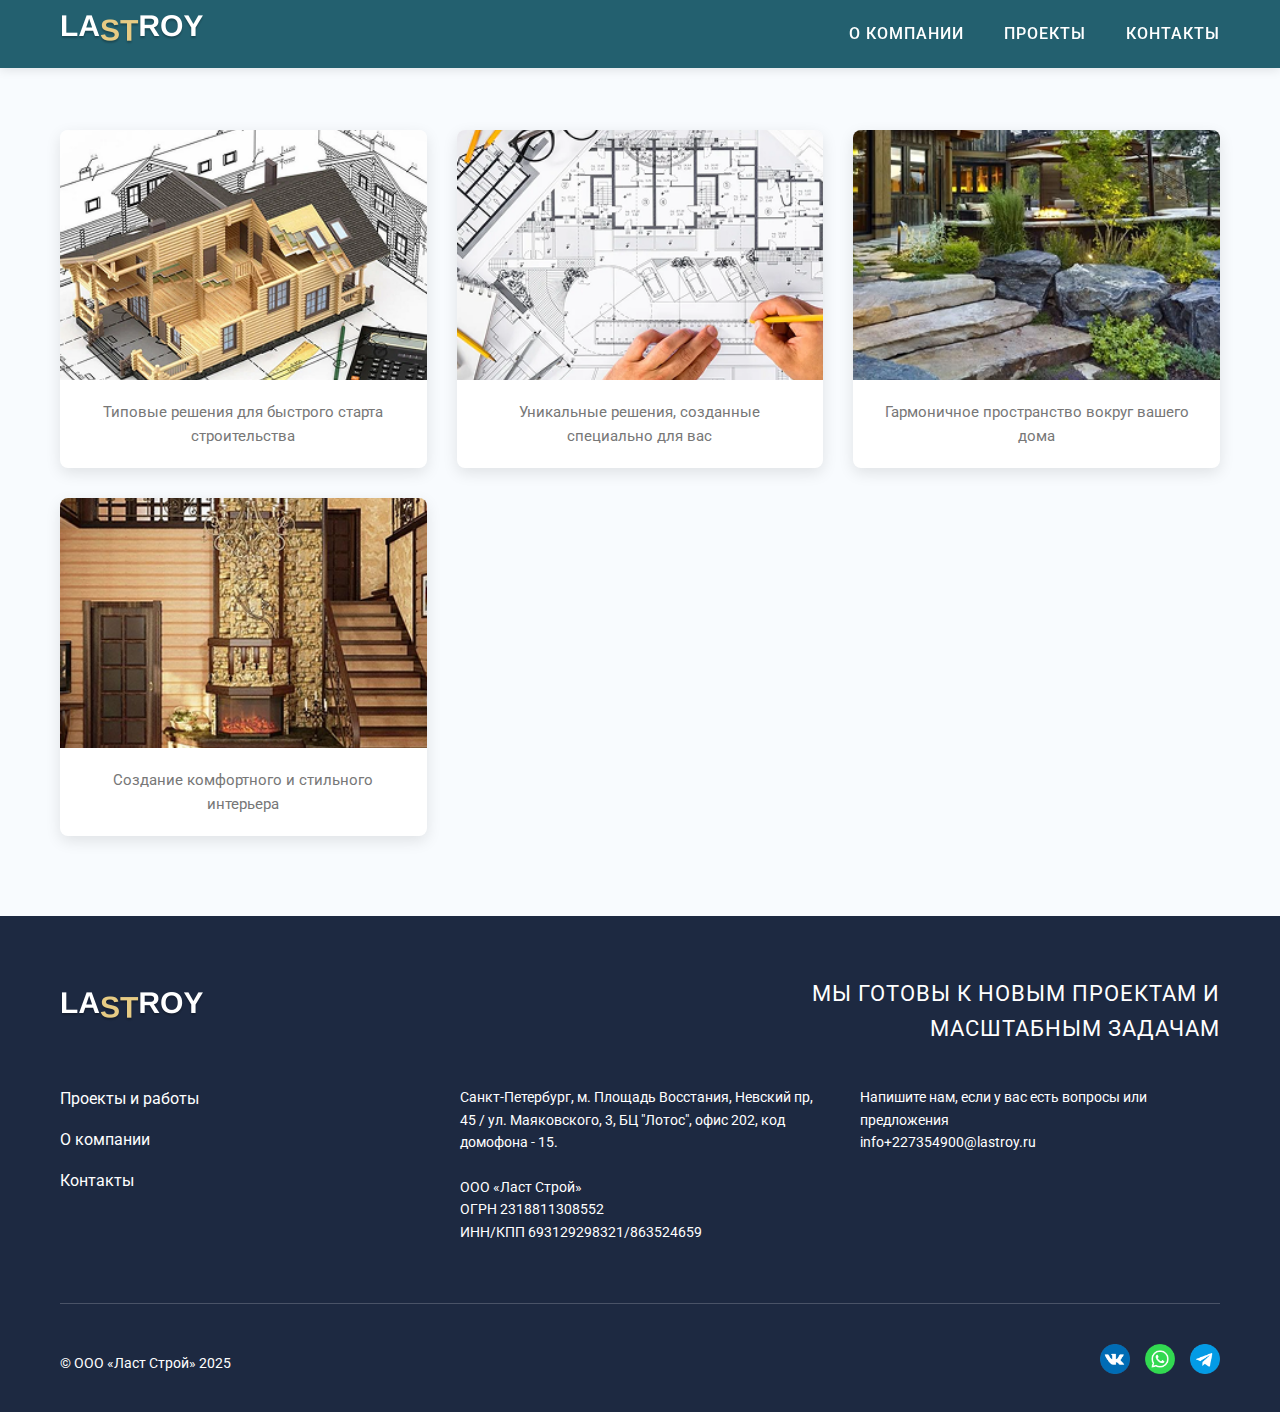
<file: projects.html>
<!DOCTYPE html>
<html lang="ru">
<head>
    <meta charset="UTF-8">
    <meta name="viewport" content="width=device-width, initial-scale=1.0">
    <title>Last Stroy | Наши проекты</title>
    <link rel="stylesheet" href="https://cdnjs.cloudflare.com/ajax/libs/font-awesome/5.15.3/css/all.min.css">
    <link rel="stylesheet" href="src/css/styles_projects.css">
    <link href="https://fonts.googleapis.com/css2?family=Roboto:wght@300;400;500;700&family=Playfair+Display:wght@700&display=swap" rel="stylesheet">
</head>
<body>
    <header class="header">
        <div class="container">
            <div class="logo">
                <a href="index.html">
                    <img src="src/img/лого.png" alt="Last Stroy" class="logo-img">
                </a>
            </div>
            <nav class="nav" id="nav">
                <a href="about.html" class="nav-link">О КОМПАНИИ</a>
                <a href="projects.html" class="nav-link">ПРОЕКТЫ</a>
                <a href="contacts.html" class="nav-link">КОНТАКТЫ</a>
            </nav>
            <button class="burger" id="burger" aria-label="Меню">
                <span class="burger-line"></span>
                <span class="burger-line"></span>
                <span class="burger-line"></span>
            </button>
        </div>
    </header>

    <main>
        <section class="projects">
            <div class="container">
                <div class="projects-grid">
                    <div class="project-card">
                        <div class="project-image">
                            <img src="src/img/гот проект2.png" alt="Готовые проекты">
                            <div class="project-overlay">
                                <h3>Готовые проекты</h3>
                                <a href="ready-projects.html" class="project-link">Подробнее <i class="fas fa-arrow-right"></i></a>
                            </div>
                        </div>
                        <div class="project-info">
                            <p>Типовые решения для быстрого старта строительства</p>
                        </div>
                    </div>

                    <div class="project-card">
                        <div class="project-image">
                            <img src="src/img/инд проекты2.png" alt="Индивидуальные проекты">
                            <div class="project-overlay">
                                <h3>Индивидуальные проекты</h3>
                                <a href="custom-projects.html" class="project-link">Подробнее <i class="fas fa-arrow-right"></i></a>
                            </div>
                        </div>
                        <div class="project-info">
                            <p>Уникальные решения, созданные специально для вас</p>
                        </div>
                    </div>

                    <div class="project-card">
                        <div class="project-image">
                            <img src="src/img/ландшафт.png" alt="Ландшафтные проекты">
                            <div class="project-overlay">
                                <h3>Ландшафтные проекты</h3>
                                <a href="landscape.html" class="project-link">Подробнее <i class="fas fa-arrow-right"></i></a>
                            </div>
                        </div>
                        <div class="project-info">
                            <p>Гармоничное пространство вокруг вашего дома</p>
                        </div>
                    </div>

                    <div class="project-card">
                        <div class="project-image">
                            <img src="src/img/интерьер.png" alt="Внутренняя отделка">
                            <div class="project-overlay">
                                <h3>Внутренняя отделка</h3>
                                <a href="interior.html" class="project-link">Подробнее <i class="fas fa-arrow-right"></i></a>
                            </div>
                        </div>
                        <div class="project-info">
                            <p>Создание комфортного и стильного интерьера</p>
                        </div>
                    </div>
                </div>
            </div>
        </section>
    </main>

    <footer class="footer">
        <div class="container">
            <div class="footer-header">
                <a href="index.html" class="footer-logo-link">
                    <img src="src/img/лого.png" alt="Last Stroy" class="footer-logo">
                </a>
                <p class="footer-slogan">МЫ ГОТОВЫ К НОВЫМ ПРОЕКТАМ И<br>МАСШТАБНЫМ ЗАДАЧАМ</p>
            </div>

            <div class="footer-content">
                <div class="footer-links">
                    <a href="projects.html" class="footer-link">Проекты и работы</a>
                    <a href="about.html" class="footer-link">О компании</a>
                    <a href="contacts.html" class="footer-link">Контакты</a>
                </div>

                <div class="footer-contacts">
                    <p class="social-text">
                        Санкт-Петербург, м. Площадь Восстания, Невский пр, 45 / ул. Маяковского, 3, БЦ "Лотос", офис 202, код домофона - 15.<br><br>
                        ООО «Ласт Строй»<br>ОГРН 2318811308552<br>ИНН/КПП 693129298321/863524659
                    </p>
                </div>

                <div class="footer-social">
                    <p class="social-text">
                        Напишите нам, если у вас есть вопросы или предложения<br>
                        info+227354900@lastroy.ru
                    </p>                        
                </div>
            </div>

            <div class="footer-divider"></div>

            <div class="footer-bottom">
                <p class="copyright">© ООО «Ласт Строй» 2025</p>
                <div class="footer-icons">
                    <a href="https://vk.com/" target="_blank" class="social-icon">
                        <img src="src/icons/вк.png" alt="ВКонтакте">
                    </a>
                    <a href="https://wa.me/" target="_blank" class="social-icon">
                        <img src="src/icons/васап.png" alt="WhatsApp">
                    </a>
                    <a href="https://t.me/" target="_blank" class="social-icon">
                        <img src="src/icons/тг.png" alt="Telegram">
                    </a>
                </div>
            </div>
        </div>
    </footer>
</main>

<script>
    document.addEventListener('DOMContentLoaded', function() {
        const burger = document.getElementById('burger');
        const nav = document.getElementById('nav');
        
        burger.addEventListener('click', function() {
            nav.classList.toggle('active');
            burger.classList.toggle('active');
            document.body.classList.toggle('no-scroll');
        });
        
        // Закрытие меню при клике на пункт
        const navLinks = document.querySelectorAll('.nav-link');
        navLinks.forEach(link => {
            link.addEventListener('click', () => {
                nav.classList.remove('active');
                burger.classList.remove('active');
                document.body.classList.remove('no-scroll');
            });
        });
    });
</script>
</body>
</html>
</file>
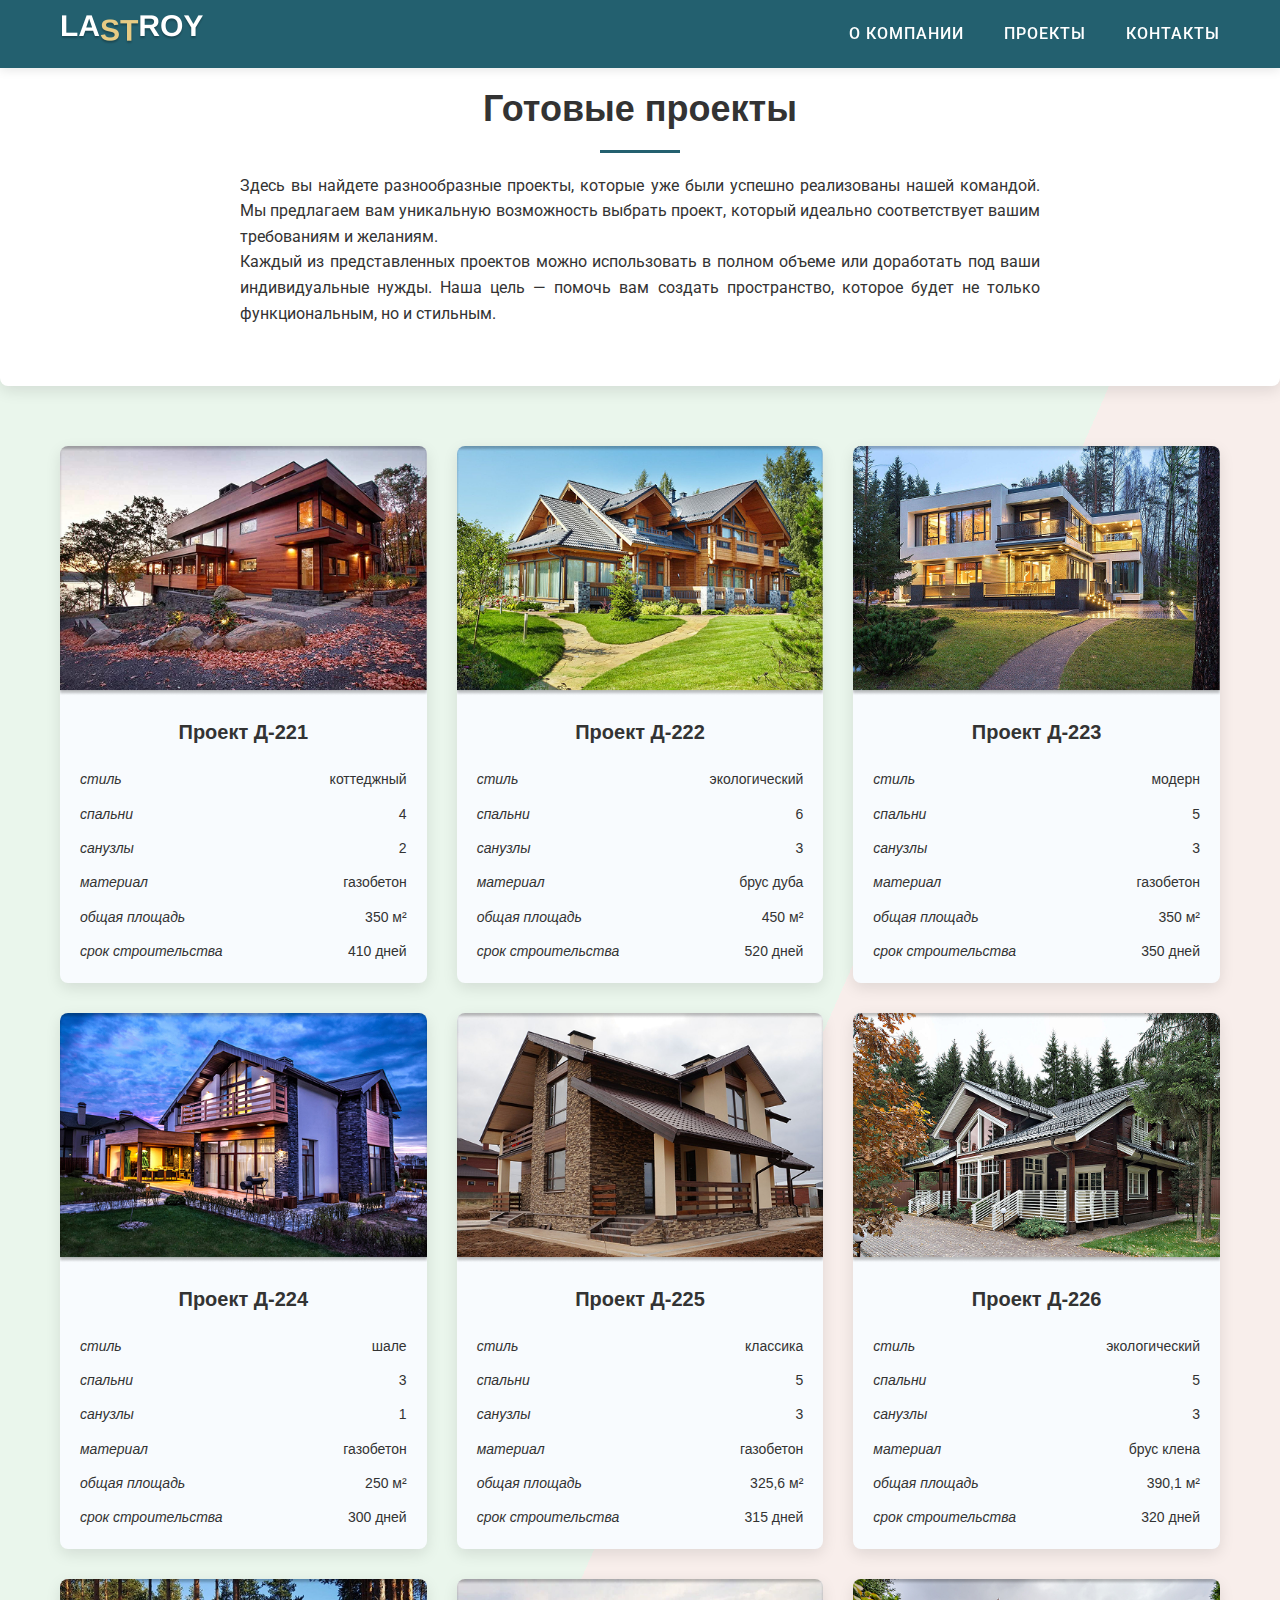
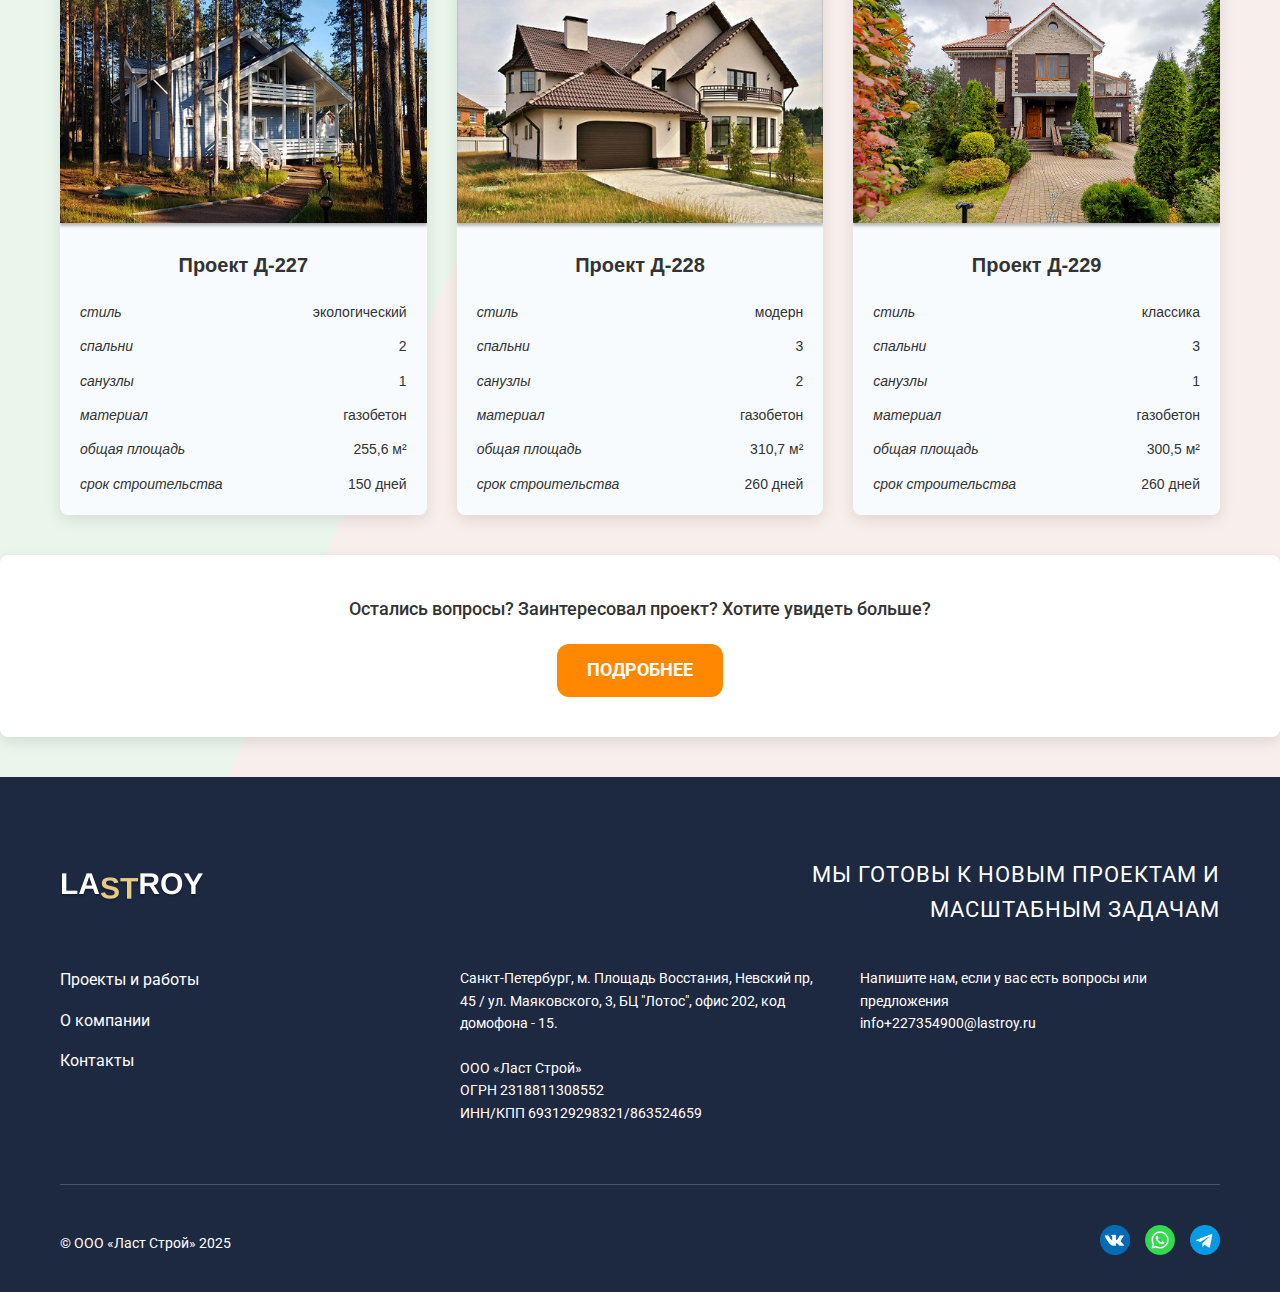
<file: ready-projects.html>
<!DOCTYPE html>
<html lang="ru">
<head>
    <meta charset="UTF-8">
    <meta name="viewport" content="width=device-width, initial-scale=1.0">
    <title>Last Stroy | Готовые проекты</title>
    <link rel="stylesheet" href="https://cdnjs.cloudflare.com/ajax/libs/font-awesome/5.15.3/css/all.min.css">
    <link rel="stylesheet" href="src/css/styles_ready-projects.css">
    <link href="https://fonts.googleapis.com/css2?family=Roboto:wght@100;300;400;500;700&display=swap" rel="stylesheet">
</head>
<body>
    <header class="header">
        <div class="container">
            <div class="logo">
                <a href="index.html">
                    <img src="src/img/лого.png" alt="Last Stroy" class="logo-img">
                </a>
            </div>
            <nav class="nav" id="nav">
                <a href="about.html" class="nav-link">О КОМПАНИИ</a>
                <a href="projects.html" class="nav-link">ПРОЕКТЫ</a>
                <a href="contacts.html" class="nav-link">КОНТАКТЫ</a>
            </nav>
            <button class="burger" id="burger" aria-label="Меню">
                <span class="burger-line"></span>
                <span class="burger-line"></span>
                <span class="burger-line"></span>
            </button>
        </div>
    </header>

    <main>

        <section class="intro-section">
            <div class="container">
                <h2 class="section-title">Готовые проекты</h2>
                <p class="intro-text">Здесь вы найдете разнообразные проекты, которые уже были успешно реализованы нашей командой. Мы предлагаем вам уникальную возможность выбрать проект, который идеально соответствует вашим требованиям и желаниям.<br>Каждый из представленных проектов можно использовать в полном объеме или доработать под ваши индивидуальные нужды. Наша цель — помочь вам создать пространство, которое будет не только функциональным, но и стильным.</p>
            </div>
        </section>

        <section class="projects-section">
            <div class="container">
                <div class="projects-grid">
                    <!-- Проект 1 -->
                    <div class="project-card">
                        <div class="project-image-container">
                            <img src="src/img/Д-221.png" alt="Проект Д-221" class="project-image">
                        </div>
                        <div class="project-info">
                            <h3 class="project-title">Проект Д-221</h3>
                            <div class="project-details">
                                <div class="detail">
                                    <span class="detail-label">стиль</span>
                                    <span class="detail-value">коттеджный</span>
                                </div>
                                <div class="detail">
                                    <span class="detail-label">спальни</span>
                                    <span class="detail-value">4</span>
                                </div>
                                <div class="detail">
                                    <span class="detail-label">санузлы</span>
                                    <span class="detail-value">2</span>
                                </div>
                                <div class="detail">
                                    <span class="detail-label">материал</span>
                                    <span class="detail-value">газобетон</span>
                                </div>
                                <div class="detail">
                                    <span class="detail-label">общая площадь</span>
                                    <span class="detail-value">350 м²</span>
                                </div>
                                <div class="detail">
                                    <span class="detail-label">срок строительства</span>
                                    <span class="detail-value">410 дней</span>
                                </div>
                            </div>
                        </div>
                    </div>
                    
                    <!-- Проект 2 -->
                    <div class="project-card">
                        <div class="project-image-container">
                            <img src="src/img/Д-222.png" alt="Проект Д-222" class="project-image">
                        </div>
                        <div class="project-info">
                            <h3 class="project-title">Проект Д-222</h3>
                            <div class="project-details">
                                <div class="detail">
                                    <span class="detail-label">стиль</span>
                                    <span class="detail-value">экологический</span>
                                </div>
                                <div class="detail">
                                    <span class="detail-label">спальни</span>
                                    <span class="detail-value">6</span>
                                </div>
                                <div class="detail">
                                    <span class="detail-label">санузлы</span>
                                    <span class="detail-value">3</span>
                                </div>
                                <div class="detail">
                                    <span class="detail-label">материал</span>
                                    <span class="detail-value">брус дуба</span>
                                </div>
                                <div class="detail">
                                    <span class="detail-label">общая площадь</span>
                                    <span class="detail-value">450 м²</span>
                                </div>
                                <div class="detail">
                                    <span class="detail-label">срок строительства</span>
                                    <span class="detail-value">520 дней</span>
                                </div>
                            </div>
                        </div>
                    </div>
                    
                    <!-- Проект 3 -->
                    <div class="project-card">
                        <div class="project-image-container">
                            <img src="src/img/Д-223.png" alt="Проект Д-223" class="project-image">
                        </div>
                        <div class="project-info">
                            <h3 class="project-title">Проект Д-223</h3>
                            <div class="project-details">
                                <div class="detail">
                                    <span class="detail-label">стиль</span>
                                    <span class="detail-value">модерн</span>
                                </div>
                                <div class="detail">
                                    <span class="detail-label">спальни</span>
                                    <span class="detail-value">5</span>
                                </div>
                                <div class="detail">
                                    <span class="detail-label">санузлы</span>
                                    <span class="detail-value">3</span>
                                </div>
                                <div class="detail">
                                    <span class="detail-label">материал</span>
                                    <span class="detail-value">газобетон</span>
                                </div>
                                <div class="detail">
                                    <span class="detail-label">общая площадь</span>
                                    <span class="detail-value">350 м²</span>
                                </div>
                                <div class="detail">
                                    <span class="detail-label">срок строительства</span>
                                    <span class="detail-value">350 дней</span>
                                </div>
                            </div>
                        </div>
                    </div>
                    
                    <!-- Проект 4 -->
                    <div class="project-card">
                        <div class="project-image-container">
                            <img src="src/img/Д-224.png" alt="Проект Д-224" class="project-image">
                        </div>
                        <div class="project-info">
                            <h3 class="project-title">Проект Д-224</h3>
                            <div class="project-details">
                                <div class="detail">
                                    <span class="detail-label">стиль</span>
                                    <span class="detail-value">шале</span>
                                </div>
                                <div class="detail">
                                    <span class="detail-label">спальни</span>
                                    <span class="detail-value">3</span>
                                </div>
                                <div class="detail">
                                    <span class="detail-label">санузлы</span>
                                    <span class="detail-value">1</span>
                                </div>
                                <div class="detail">
                                    <span class="detail-label">материал</span>
                                    <span class="detail-value">газобетон</span>
                                </div>
                                <div class="detail">
                                    <span class="detail-label">общая площадь</span>
                                    <span class="detail-value">250 м²</span>
                                </div>
                                <div class="detail">
                                    <span class="detail-label">срок строительства</span>
                                    <span class="detail-value">300 дней</span>
                                </div>
                            </div>
                        </div>
                    </div>
                    
                    <!-- Проект 5 -->
                    <div class="project-card">
                        <div class="project-image-container">
                            <img src="src/img/Д-225.png" alt="Проект Д-225" class="project-image">
                        </div>
                        <div class="project-info">
                            <h3 class="project-title">Проект Д-225</h3>
                            <div class="project-details">
                                <div class="detail">
                                    <span class="detail-label">стиль</span>
                                    <span class="detail-value">классика</span>
                                </div>
                                <div class="detail">
                                    <span class="detail-label">спальни</span>
                                    <span class="detail-value">5</span>
                                </div>
                                <div class="detail">
                                    <span class="detail-label">санузлы</span>
                                    <span class="detail-value">3</span>
                                </div>
                                <div class="detail">
                                    <span class="detail-label">материал</span>
                                    <span class="detail-value">газобетон</span>
                                </div>
                                <div class="detail">
                                    <span class="detail-label">общая площадь</span>
                                    <span class="detail-value">325,6 м²</span>
                                </div>
                                <div class="detail">
                                    <span class="detail-label">срок строительства</span>
                                    <span class="detail-value">315 дней</span>
                                </div>
                            </div>
                        </div>
                    </div>
                    
                    <!-- Проект 6 -->
                    <div class="project-card">
                        <div class="project-image-container">
                            <img src="src/img/Д-226.png" alt="Проект Д-226" class="project-image">
                        </div>
                        <div class="project-info">
                            <h3 class="project-title">Проект Д-226</h3>
                            <div class="project-details">
                                <div class="detail">
                                    <span class="detail-label">стиль</span>
                                    <span class="detail-value">экологический</span>
                                </div>
                                <div class="detail">
                                    <span class="detail-label">спальни</span>
                                    <span class="detail-value">5</span>
                                </div>
                                <div class="detail">
                                    <span class="detail-label">санузлы</span>
                                    <span class="detail-value">3</span>
                                </div>
                                <div class="detail">
                                    <span class="detail-label">материал</span>
                                    <span class="detail-value">брус клена</span>
                                </div>
                                <div class="detail">
                                    <span class="detail-label">общая площадь</span>
                                    <span class="detail-value">390,1 м²</span>
                                </div>
                                <div class="detail">
                                    <span class="detail-label">срок строительства</span>
                                    <span class="detail-value">320 дней</span>
                                </div>
                            </div>
                        </div>
                    </div>
                    
                    <!-- Проект 7 -->
                    <div class="project-card">
                        <div class="project-image-container">
                            <img src="src/img/Д-227.png" alt="Проект Д-227" class="project-image">
                        </div>
                        <div class="project-info">
                            <h3 class="project-title">Проект Д-227</h3>
                            <div class="project-details">
                                <div class="detail">
                                    <span class="detail-label">стиль</span>
                                    <span class="detail-value">экологический</span>
                                </div>
                                <div class="detail">
                                    <span class="detail-label">спальни</span>
                                    <span class="detail-value">2</span>
                                </div>
                                <div class="detail">
                                    <span class="detail-label">санузлы</span>
                                    <span class="detail-value">1</span>
                                </div>
                                <div class="detail">
                                    <span class="detail-label">материал</span>
                                    <span class="detail-value">газобетон</span>
                                </div>
                                <div class="detail">
                                    <span class="detail-label">общая площадь</span>
                                    <span class="detail-value">255,6 м²</span>
                                </div>
                                <div class="detail">
                                    <span class="detail-label">срок строительства</span>
                                    <span class="detail-value">150 дней</span>
                                </div>
                            </div>
                        </div>
                    </div>
                    
                    <!-- Проект 8 -->
                    <div class="project-card">
                        <div class="project-image-container">
                            <img src="src/img/Д-228.png" alt="Проект Д-228" class="project-image">
                        </div>
                        <div class="project-info">
                            <h3 class="project-title">Проект Д-228</h3>
                            <div class="project-details">
                                <div class="detail">
                                    <span class="detail-label">стиль</span>
                                    <span class="detail-value">модерн</span>
                                </div>
                                <div class="detail">
                                    <span class="detail-label">спальни</span>
                                    <span class="detail-value">3</span>
                                </div>
                                <div class="detail">
                                    <span class="detail-label">санузлы</span>
                                    <span class="detail-value">2</span>
                                </div>
                                <div class="detail">
                                    <span class="detail-label">материал</span>
                                    <span class="detail-value">газобетон</span>
                                </div>
                                <div class="detail">
                                    <span class="detail-label">общая площадь</span>
                                    <span class="detail-value">310,7 м²</span>
                                </div>
                                <div class="detail">
                                    <span class="detail-label">срок строительства</span>
                                    <span class="detail-value">260 дней</span>
                                </div>
                            </div>
                        </div>
                    </div>
                    
                    <!-- Проект 9 -->
                    <div class="project-card">
                        <div class="project-image-container">
                            <img src="src/img/Д-229.png" alt="Проект Д-229" class="project-image">
                        </div>
                        <div class="project-info">
                            <h3 class="project-title">Проект Д-229</h3>
                            <div class="project-details">
                                <div class="detail">
                                    <span class="detail-label">стиль</span>
                                    <span class="detail-value">классика</span>
                                </div>
                                <div class="detail">
                                    <span class="detail-label">спальни</span>
                                    <span class="detail-value">3</span>
                                </div>
                                <div class="detail">
                                    <span class="detail-label">санузлы</span>
                                    <span class="detail-value">1</span>
                                </div>
                                <div class="detail">
                                    <span class="detail-label">материал</span>
                                    <span class="detail-value">газобетон</span>
                                </div>
                                <div class="detail">
                                    <span class="detail-label">общая площадь</span>
                                    <span class="detail-value">300,5 м²</span>
                                </div>
                                <div class="detail">
                                    <span class="detail-label">срок строительства</span>
                                    <span class="detail-value">260 дней</span>
                                </div>
                            </div>
                        </div>
                    </div>
                </div>
            </div>
        </section>

        <section class="cta-section">
            <div class="container">
                <div class="cta-content">
                    <p class="cta-text">Остались вопросы? Заинтересовал проект? Хотите увидеть больше?</p>
                    <a href="feedback.html" class="cta-button">ПОДРОБНЕЕ</a>
                </div>
            </div>
        </section>

        <footer class="footer">
            <div class="container">
                <div class="footer-header">
                    <a href="index.html" class="footer-logo-link">
                        <img src="src/img/лого.png" alt="Last Stroy" class="footer-logo">
                    </a>
                    <p class="footer-slogan">МЫ ГОТОВЫ К НОВЫМ ПРОЕКТАМ И<br>МАСШТАБНЫМ ЗАДАЧАМ</p>
                </div>

                <div class="footer-content">
                    <div class="footer-links">
                        <a href="projects.html" class="footer-link">Проекты и работы</a>
                        <a href="about.html" class="footer-link">О компании</a>
                        <a href="contacts.html" class="footer-link">Контакты</a>
                    </div>

                    <div class="footer-contacts">
                        <p class="contact-text">
                            Санкт-Петербург, м. Площадь Восстания, Невский пр, 45 / ул. Маяковского, 3, БЦ "Лотос", офис 202, код домофона - 15.<br><br>
                            ООО «Ласт Строй»<br>ОГРН 2318811308552<br>ИНН/КПП 693129298321/863524659
                        </p>
                    </div>

                    <div class="footer-social">
                        <p class="social-text">
                            Напишите нам, если у вас есть вопросы или предложения<br>
                            info+227354900@lastroy.ru
                        </p>
                    </div>
                </div>

                <div class="footer-divider"></div>

                <div class="footer-bottom">
                    <p class="copyright">© ООО «Ласт Строй» 2025</p>
                    <div class="footer-icons">
                        <a href="https://vk.com/" target="_blank" class="social-icon">
                            <img src="src/icons/вк.png" alt="ВКонтакте">
                        </a>
                        <a href="https://wa.me/" target="_blank" class="social-icon">
                            <img src="src/icons/васап.png" alt="WhatsApp">
                        </a>
                        <a href="https://t.me/" target="_blank" class="social-icon">
                            <img src="src/icons/тг.png" alt="Telegram">
                        </a>
                    </div>
                </div>
            </div>
        </footer>
    </main>

    <script>
        document.addEventListener('DOMContentLoaded', function() {
            // Бургер-меню
            const burger = document.getElementById('burger');
            const nav = document.getElementById('nav');
            
            burger.addEventListener('click', function() {
                nav.classList.toggle('active');
                burger.classList.toggle('active');
                document.body.classList.toggle('no-scroll');
            });
            
            // Закрытие меню при клике на пункт
            const navLinks = document.querySelectorAll('.nav-link');
            navLinks.forEach(link => {
                link.addEventListener('click', () => {
                    nav.classList.remove('active');
                    burger.classList.remove('active');
                    document.body.classList.remove('no-scroll');
                });
            });
        });
    </script>
</body>
</html>
</file>
<file: src/css/styles_about.css>
/* Base Styles */
:root {
    --primary-color: #23606F;
    --secondary-color: #A1D6D8;
    --dark-color: #1D2941;
    --light-color: #F8FBFE;
    --text-color: #333;
    --text-light: #f4f4f4;
    --shadow: 0 5px 15px rgba(0, 0, 0, 0.1);
    --transition: all 0.3s ease;
}

* {
    margin: 0;
    padding: 0;
    box-sizing: border-box;
}

html {
    scroll-behavior: smooth;
}

body {
    font-family: 'Roboto', sans-serif;
    line-height: 1.6;
    color: var(--text-color);
    background-color: var(--light-color);
    overflow-x: hidden;
}

h1, h2, h3, h4 {
    font-family: 'Arial', sans-serif;
    font-weight: 700;
}

.container {
    max-width: 1200px;
    margin: 0 auto;
    padding: 0 20px;
}

/* Header Styles */
.header {
    background-color: var(--primary-color);
    color: white;
    padding: 15px 0;
    position: fixed;
    top: 0;
    left: 0;
    right: 0;
    z-index: 1000;
    transition: var(--transition);
    box-shadow: 0 2px 10px rgba(0, 0, 0, 0.1);
}

.header .container {
    display: flex;
    justify-content: space-between;
    align-items: center;
}

.logo-img {
    height: 30px;
    width: auto;
    transition: var(--transition);
}

.nav {
    display: flex;
    gap: 40px;
}

.nav-link {
    color: white;
    text-decoration: none;
    font-size: 16px;
    letter-spacing: 1px;
    font-weight: 500;
    transition: var(--transition);
    position: relative;
    padding: 5px 0;
}

.nav-link:hover {
    color: var(--secondary-color);
}

.nav-link::after {
    content: '';
    position: absolute;
    width: 0;
    height: 2px;
    bottom: 0;
    left: 0;
    background-color: var(--secondary-color);
    transition: var(--transition);
}

.nav-link:hover::after {
    width: 100%;
}

.burger {
    display: none;
    cursor: pointer;
    background: none;
    border: none;
    padding: 10px;
    z-index: 1001;
}

.burger-line {
    display: block;
    width: 25px;
    height: 2px;
    background-color: white;
    margin: 5px 0;
    transition: var(--transition);
}

/* About Section */
.about-section {
    padding: 90px 0;
    background: white;
}

.section-title {
    font-size: 36px;
    text-align: center;
    margin-bottom: 60px;
    color: var(--text-color);
    position: relative;
    padding-bottom: 15px;
}

.section-title::after {
    content: '';
    position: absolute;
    bottom: 0;
    left: 50%;
    transform: translateX(-50%);
    width: 80px;
    height: 3px;
    background-color: var(--primary-color);
}

.about-content {
    max-width: 800px;
    margin: 0 auto;
}

.about-content p {
    margin-bottom: 20px;
    font-size: 16px;
    line-height: 1.6;
    text-align: justify;
}

/* Team Section */
.team-section {
    background: white;
}

.team-grid {
    display: grid;
    grid-template-columns: repeat(auto-fit, minmax(220px, 1fr));
    gap: 30px;
}

.team-card {
    text-align: center;
    transition: var(--transition);
}

.team-photo-container {
    overflow: hidden;
    border-radius: 8px;
    margin-bottom: 20px;
    box-shadow: var(--shadow);
}

.team-photo {
    width: 100%;
    height: 360px;
    object-fit: cover;
    transition: var(--transition);
    display: block;
}

.team-card:hover .team-photo {
    transform: scale(1.05);
}

.team-name {
    font-size: 18px;
    margin-bottom: 5px;
    color: var(--text-color);
}

.team-position {
    font-weight: 300;
    font-size: 14px;
    color: var(--text-color);
}

/* Projects Section */
.projects-section {
    padding: 40px 0;
    background: white;
}

.projects-grid {
    display: grid;
    grid-template-columns: repeat(auto-fit, minmax(300px, 1fr));
    gap: 30px;
    margin-top: 60px;
}

.project-card {
    background-color: var(--light-color);
    border-radius: 8px;
    overflow: hidden;
    box-shadow: var(--shadow);
    transition: var(--transition);
}

.project-card:hover {
    transform: translateY(-10px);
    box-shadow: 0 15px 30px rgba(0, 0, 0, 0.15);
}

.project-image-container {
    overflow: hidden;
    height: 200px;
}

.project-image {
    width: 100%;
    height: 100%;
    object-fit: cover;
    transition: var(--transition);
}

.project-card:hover .project-image {
    transform: scale(1.1);
}

.project-info {
    padding: 20px;
}

.project-title {
    font-size: 16px;
    margin-bottom: 15px;
    color: var(--text-color);
}

.project-details {
    display: flex;
    justify-content: space-between;
    margin-bottom: 10px;
}

.detail {
    display: flex;
    align-items: center;
}

.detail-icon {
    width: 20px;
    height: 20px;
    margin-right: 10px;
}

.detail-value {
    font-size: 14px;
    font-weight: 500;
}

.project-labels {
    display: flex;
    justify-content: space-between;
}

.label {
    font-weight: 300;
    font-size: 12px;
    color: #666;
}

/* FAQ Section */
.faq-section {
    padding: 40px 0;
    background: white;
}

.faq-grid {
    display: grid;
    grid-template-columns: repeat(auto-fit, minmax(400px, 1fr));
    gap: 20px;
    margin-top: 60px;
}

.faq-item {
    border: 1px solid #ddd;
    border-radius: 8px;
    padding: 20px;
    transition: var(--transition);
    cursor: pointer;
}

.faq-item:hover {
    box-shadow: var(--shadow);
}

.faq-question {
    font-size: 16px;
    font-weight: 600;
    margin-bottom: 0;
    position: relative;
    padding-right: 25px;
}

.faq-toggle {
    position: absolute;
    right: 0;
    top: 0;
    width: 20px;
    height: 20px;
    display: flex;
    align-items: center;
    justify-content: center;
}

.faq-toggle::before {
    content: '+';
    font-size: 20px;
    transition: var(--transition);
}

.faq-item.active .faq-toggle::before {
    content: '-';
}

.faq-answer {
    font-size: 14px;
    line-height: 1.6;
    max-height: 0;
    overflow: hidden;
    transition: max-height 0.3s ease, margin-top 0.3s ease;
}

.faq-item.active .faq-answer {
    max-height: 300px;
    margin-top: 15px;
}

/* Footer Styles */
.footer {
    background: var(--dark-color);
    padding: 80px 0 30px;
    color: white;
}

.footer-header {
    display: flex;
    justify-content: space-between;
    align-items: center;
    margin-bottom: 40px;
}

.footer-logo {
    height: 30px;
    width: auto;
}

.footer-slogan {
    font-size: 22px;
    letter-spacing: 1px;
    text-align: right;
}

.footer-content {
    display: grid;
    grid-template-columns: repeat(auto-fit, minmax(250px, 1fr));
    gap: 40px;
}

.footer-links {
    display: flex;
    flex-direction: column;
    gap: 15px;
}

.footer-link {
    color: white;
    text-decoration: none;
    font-size: 16px;
    transition: var(--transition);
}

.footer-link:hover {
    color: var(--secondary-color);
    transform: translateX(5px);
}

.contact-text, .social-text {
    font-size: 14px;
    line-height: 1.6;
    margin-bottom: 20px;
}

.footer-icons {
    display: flex;
    gap: 15px;
}

.footer-icons img {
    height: 30px;
    width: 30px;
    transition: var(--transition);
}

.footer-icons:hover img {
    transform: scale(1.1);
    opacity: 0.8;
}

.footer-divider {
    height: 1px;
    background-color: rgba(255, 255, 255, 0.2);
    margin: 40px 0;
}

.footer-bottom {
    display: flex;
    justify-content: space-between;
    align-items: center;
}

.copyright {
    font-size: 14px;
}

/* Mobile Styles */
@media (max-width: 992px) {
    .footer-header {
        flex-direction: column;
        gap: 20px;
        text-align: center;
    }
    
    .footer-slogan {
        text-align: center;
    }
    
    .footer-bottom {
        flex-direction: column;
        gap: 20px;
    }
}

@media (max-width: 768px) {
    .header {
        padding: 15px 20px;
    }
    
    .nav {
        position: fixed;
        top: 0;
        left: 0;
        right: 0;
        bottom: 0;
        background-color: rgba(35, 96, 111, 0.98);
        flex-direction: column;
        justify-content: center;
        align-items: center;
        gap: 30px;
        transform: translateX(100%);
        transition: transform 0.3s ease;
        z-index: 999;
    }
    
    .nav.active {
        transform: translateX(0);
    }
    
    .nav-link {
        font-size: 22px;
        padding: 10px 20px;
    }
    
    .burger {
        display: block;
    }
    
    .burger.active .burger-line:nth-child(1) {
        transform: rotate(45deg) translate(5px, 5px);
    }
    
    .burger.active .burger-line:nth-child(2) {
        opacity: 0;
    }
    
    .burger.active .burger-line:nth-child(3) {
        transform: rotate(-45deg) translate(7px, -6px);
    }
    
    .devise-text {
        font-size: 16px;
    }
    
    .section-title {
        font-size: 28px;
    }
    
    .faq-grid {
        grid-template-columns: 1fr;
    }
    
    .team-grid {
        grid-template-columns: repeat(auto-fit, minmax(200px, 1fr));
    }
}

@media (max-width: 576px) {
    .section-title {
        font-size: 24px;
    }
    
    .team-grid {
        grid-template-columns: 1fr;
    }
    
    .projects-grid {
        grid-template-columns: 1fr;
    }
}

/* Utility Classes */
.no-scroll {
    overflow: hidden;
}

.sr-only {
    position: absolute;
    width: 1px;
    height: 1px;
    padding: 0;
    margin: -1px;
    overflow: hidden;
    clip: rect(0, 0, 0, 0);
    white-space: nowrap;
    border-width: 0;
}
</file>
<file: src/css/styles_contacts.css>
/* Base Styles */
:root {
    --primary-color: #23606F;
    --secondary-color: #A1D6D8;
    --dark-color: #1D2941;
    --light-color: #F8FBFE;
    --text-color: #333;
    --text-light: #f4f4f4;
    --shadow: 0 5px 15px rgba(0, 0, 0, 0.1);
    --transition: all 0.3s ease;
}

* {
    margin: 0;
    padding: 0;
    box-sizing: border-box;
}

html {
    scroll-behavior: smooth;
}

body {
    font-family: 'Roboto', sans-serif;
    line-height: 1.6;
    color: var(--text-color);
    background-color: var(--light-color);
    overflow-x: hidden;
}

h1, h2, h3, h4 {
    font-family: 'Arial', sans-serif;
    font-weight: 700;
}

.container {
    max-width: 1200px;
    margin: 0 auto;
    padding: 0 20px;
}

/* Header Styles */
.header {
    background-color: var(--primary-color);
    color: white;
    padding: 15px 0;
    position: fixed;
    top: 0;
    left: 0;
    right: 0;
    z-index: 1000;
    transition: var(--transition);
    box-shadow: 0 2px 10px rgba(0, 0, 0, 0.1);
}

.header .container {
    display: flex;
    justify-content: space-between;
    align-items: center;
}

.logo-img {
    height: 30px;
    width: auto;
    transition: var(--transition);
}

.nav {
    display: flex;
    gap: 40px;
}

.nav-link {
    color: white;
    text-decoration: none;
    font-size: 16px;
    letter-spacing: 1px;
    font-weight: 500;
    transition: var(--transition);
    position: relative;
    padding: 5px 0;
}

.nav-link:hover {
    color: var(--secondary-color);
}

.nav-link::after {
    content: '';
    position: absolute;
    width: 0;
    height: 2px;
    bottom: 0;
    left: 0;
    background-color: var(--secondary-color);
    transition: var(--transition);
}

.nav-link:hover::after {
    width: 100%;
}

.burger {
    display: none;
    cursor: pointer;
    background: none;
    border: none;
    padding: 10px;
    z-index: 1001;
}

.burger-line {
    display: block;
    width: 25px;
    height: 2px;
    background-color: white;
    margin: 5px 0;
    transition: var(--transition);
}

/* Contacts Section */
.contacts-section {
    padding: 80px 0 60px;
    background: white;
}

.section-title {
    font-size: 36px;
    text-align: center;
    margin-bottom: 60px;
    color: var(--text-color);
    position: relative;
    padding-bottom: 15px;
}

.section-title::after {
    content: '';
    position: absolute;
    bottom: 0;
    left: 50%;
    transform: translateX(-50%);
    width: 80px;
    height: 3px;
    background-color: var(--primary-color);
}

.contacts-grid {
    display: grid;
    grid-template-columns: 1fr 1fr;
    gap: 30px;
}

.contacts-group {
    display: flex;
    flex-direction: column;
    gap: 30px;
}

.contact-card {
    background: white;
    border-radius: 8px;
    padding: 30px;
    box-shadow: var(--shadow);
    transition: var(--transition);
}

.contact-card:hover {
    transform: translateY(-5px);
    box-shadow: 0 10px 25px rgba(0, 0, 0, 0.15);
}

.contact-icon {
    font-size: 24px;
    color: var(--primary-color);
    margin-bottom: 15px;
}

.contact-title {
    font-size: 20px;
    margin-bottom: 15px;
    color: var(--primary-color);
}

.contact-text {
    font-size: 16px;
    line-height: 1.6;
    color: var(--text-color);
}

/* Footer Styles */
.footer {
    background: var(--dark-color);
    padding: 60px 0 30px;
    color: white;
}

.footer-header {
    display: flex;
    justify-content: space-between;
    align-items: center;
    margin-bottom: 40px;
}

.footer-logo {
    height: 30px;
    width: auto;
}

.footer-slogan {
    font-size: 22px;
    letter-spacing: 1px;
    text-align: right;
}

.footer-content {
    display: grid;
    grid-template-columns: repeat(auto-fit, minmax(250px, 1fr));
    gap: 40px;
}

.footer-links {
    display: flex;
    flex-direction: column;
    gap: 15px;
}

.footer-link {
    color: white;
    text-decoration: none;
    font-size: 16px;
    transition: var(--transition);
}

.footer-link:hover {
    color: var(--secondary-color);
    transform: translateX(5px);
}

.contact-text, .social-text {
    font-size: 14px;
    line-height: 1.6;
    margin-bottom: 20px;
}

.footer-icons {
    display: flex;
    gap: 15px;
}

.footer-icons img {
    height: 30px;
    width: 30px;
    transition: var(--transition);
}

.footer-icons:hover img {
    transform: scale(1.1);
    opacity: 0.8;
}

.footer-divider {
    height: 1px;
    background-color: rgba(255, 255, 255, 0.2);
    margin: 40px 0;
}

.footer-bottom {
    display: flex;
    justify-content: space-between;
    align-items: center;
}

.copyright {
    font-size: 14px;
}

/* Mobile Styles */
@media (max-width: 992px) {
    .contacts-grid {
        grid-template-columns: 1fr;
    }
    
    .footer-header {
        flex-direction: column;
        gap: 20px;
        text-align: center;
    }
    
    .footer-slogan {
        text-align: center;
    }
    
    .footer-bottom {
        flex-direction: column;
        gap: 20px;
    }
}

@media (max-width: 768px) {
    .header {
        padding: 15px 20px;
    }
    
    .nav {
        position: fixed;
        top: 0;
        left: 0;
        right: 0;
        bottom: 0;
        background-color: rgba(35, 96, 111, 0.98);
        flex-direction: column;
        justify-content: center;
        align-items: center;
        gap: 30px;
        transform: translateX(100%);
        transition: transform 0.3s ease;
        z-index: 999;
    }
    
    .nav.active {
        transform: translateX(0);
    }
    
    .nav-link {
        font-size: 22px;
        padding: 10px 20px;
    }
    
    .burger {
        display: block;
    }
    
    .burger.active .burger-line:nth-child(1) {
        transform: rotate(45deg) translate(5px, 5px);
    }
    
    .burger.active .burger-line:nth-child(2) {
        opacity: 0;
    }
    
    .burger.active .burger-line:nth-child(3) {
        transform: rotate(-45deg) translate(7px, -6px);
    }
    
    .section-title {
        font-size: 28px;
    }
    
    .contacts-section {
        padding: 80px 0 40px;
    }
}

@media (max-width: 576px) {
    .section-title {
        font-size: 24px;
        margin-bottom: 40px;
    }
    
    .contact-card {
        padding: 20px;
    }
    
    .contact-title {
        font-size: 18px;
    }
    
    .contact-text {
        font-size: 14px;
    }
}

/* Utility Classes */
.no-scroll {
    overflow: hidden;
}

.sr-only {
    position: absolute;
    width: 1px;
    height: 1px;
    padding: 0;
    margin: -1px;
    overflow: hidden;
    clip: rect(0, 0, 0, 0);
    white-space: nowrap;
    border-width: 0;
}
</file>
<file: src/css/styles_ready-projects.css>
/* Base Styles */
:root {
    --primary-color: #23606F;
    --secondary-color: #A1D6D8;
    --dark-color: #1D2941;
    --light-color: #F8FBFE;
    --accent-color: #FF8800;
    --text-color: #333;
    --text-light: #f4f4f4;
    --shadow: 0 5px 15px rgba(0, 0, 0, 0.1);
    --transition: all 0.3s ease;
}

* {
    margin: 0;
    padding: 0;
    box-sizing: border-box;
}

html {
    scroll-behavior: smooth;
}

body {
    font-family: 'Roboto', sans-serif;
    line-height: 1.6;
    color: var(--text-color);
    background: linear-gradient(to bottom right, #EAF6EC 50%, #F8EEEB 50%);
    overflow-x: hidden;
}

h1, h2, h3, h4 {
    font-family: 'Arial', sans-serif;
    font-weight: 700;
}

.container {
    max-width: 1200px;
    margin: 0 auto;
    padding: 0 20px;
}

/* Header Styles */
.header {
    background-color: var(--primary-color);
    color: white;
    padding: 15px 0;
    position: fixed;
    top: 0;
    left: 0;
    right: 0;
    z-index: 1000;
    transition: var(--transition);
    box-shadow: 0 2px 10px rgba(0, 0, 0, 0.1);
}

.header .container {
    display: flex;
    justify-content: space-between;
    align-items: center;
}

.logo-img {
    height: 30px;
    width: auto;
    transition: var(--transition);
}

.nav {
    display: flex;
    gap: 40px;
}

.nav-link {
    color: white;
    text-decoration: none;
    font-size: 16px;
    letter-spacing: 1px;
    font-weight: 500;
    transition: var(--transition);
    position: relative;
    padding: 5px 0;
}

.nav-link:hover {
    color: var(--secondary-color);
}

.nav-link::after {
    content: '';
    position: absolute;
    width: 0;
    height: 2px;
    bottom: 0;
    left: 0;
    background-color: var(--secondary-color);
    transition: var(--transition);
}

.nav-link:hover::after {
    width: 100%;
}

.burger {
    display: none;
    cursor: pointer;
    background: none;
    border: none;
    padding: 10px;
    z-index: 1001;
}

.burger-line {
    display: block;
    width: 25px;
    height: 2px;
    background-color: white;
    margin: 5px 0;
    transition: var(--transition);
}

/* Intro Section */
.intro-section {
    padding: 60px 0;
    background: white;
    margin: 20px 0;
    border-radius: 8px;
    box-shadow: var(--shadow);
}

.section-title {
    font-size: 36px;
    text-align: center;
    margin-bottom: 20px;
    color: var(--text-color);
    position: relative;
    padding-bottom: 15px;
}

.section-title::after {
    content: '';
    position: absolute;
    bottom: 0;
    left: 50%;
    transform: translateX(-50%);
    width: 80px;
    height: 3px;
    background-color: var(--primary-color);
}

.intro-text {
    max-width: 800px;
    margin: 0 auto;
    font-size: 16px;
    line-height: 1.6;
    text-align: justify;
}

/* Projects Section */
.projects-section {
    padding: 40px 0;
}

.projects-grid {
    display: grid;
    grid-template-columns: repeat(auto-fit, minmax(350px, 1fr));
    gap: 30px;
}

.project-card {
    background-color: var(--light-color);
    border-radius: 8px;
    overflow: hidden;
    box-shadow: var(--shadow);
    transition: var(--transition);
}

.project-card:hover {
    transform: translateY(-10px);
    box-shadow: 0 15px 30px rgba(0, 0, 0, 0.15);
}

.project-image-container {
    overflow: hidden;
    height: 250px;
}

.project-image {
    width: 100%;
    height: 100%;
    object-fit: cover;
    transition: var(--transition);
}

.project-card:hover .project-image {
    transform: scale(1.05);
}

.project-info {
    padding: 20px;
}

.project-title {
    font-size: 20px;
    margin-bottom: 20px;
    color: var(--text-color);
    text-align: center;
}

.project-details {
    display: flex;
    flex-direction: column;
    gap: 12px;
}

.detail {
    display: flex;
    justify-content: space-between;
    align-items: center;
}

.detail-label {
    font-family: 'Arial';
    font-style: italic;
    font-size: 14px;
    color: var(--text-color);
}

.detail-value {
    font-family: 'Arial';
    font-size: 14px;
    color: var(--text-color);
    text-align: right;
    width: 150px;
}

/* CTA Section */
.cta-section {
    padding: 40px 0;
    background: white;
    margin-bottom: 40px;
    border-radius: 8px;
    box-shadow: var(--shadow);
}

.cta-content {
    text-align: center;
    max-width: 800px;
    margin: 0 auto;
}

.cta-text {
    font-size: 18px;
    margin-bottom: 20px;
    font-weight: 500;
}

.cta-button {
    display: inline-block;
    background-color: var(--accent-color);
    color: white;
    padding: 12px 30px;
    border-radius: 12px;
    font-size: 18px;
    font-weight: 700;
    text-decoration: none;
    transition: var(--transition);
}

.cta-button:hover {
    background-color: #f6992f;
    transform: translateY(-2px);
}

/* Footer Styles */
.footer {
    background: var(--dark-color);
    padding: 80px 0 30px;
    color: white;
}

.footer-header {
    display: flex;
    justify-content: space-between;
    align-items: center;
    margin-bottom: 40px;
}

.footer-logo {
    height: 30px;
    width: auto;
}

.footer-slogan {
    font-size: 22px;
    letter-spacing: 1px;
    text-align: right;
}

.footer-content {
    display: grid;
    grid-template-columns: repeat(auto-fit, minmax(250px, 1fr));
    gap: 40px;
}

.footer-links {
    display: flex;
    flex-direction: column;
    gap: 15px;
}

.footer-link {
    color: white;
    text-decoration: none;
    font-size: 16px;
    transition: var(--transition);
}

.footer-link:hover {
    color: var(--secondary-color);
    transform: translateX(5px);
}

.contact-text, .social-text {
    font-size: 14px;
    line-height: 1.6;
    margin-bottom: 20px;
}

.footer-icons {
    display: flex;
    gap: 15px;
}

.footer-icons img {
    height: 30px;
    width: 30px;
    transition: var(--transition);
}

.footer-icons:hover img {
    transform: scale(1.1);
    opacity: 0.8;
}

.footer-divider {
    height: 1px;
    background-color: rgba(255, 255, 255, 0.2);
    margin: 40px 0;
}

.footer-bottom {
    display: flex;
    justify-content: space-between;
    align-items: center;
}

.copyright {
    font-size: 14px;
}

/* Mobile Styles */
@media (max-width: 992px) {
    .footer-header {
        flex-direction: column;
        gap: 20px;
        text-align: center;
    }
    
    .footer-slogan {
        text-align: center;
    }
    
    .footer-bottom {
        flex-direction: column;
        gap: 20px;
    }
}

@media (max-width: 768px) {
    .header {
        padding: 15px 20px;
    }
    
    .nav {
        position: fixed;
        top: 0;
        left: 0;
        right: 0;
        bottom: 0;
        background-color: rgba(35, 96, 111, 0.98);
        flex-direction: column;
        justify-content: center;
        align-items: center;
        gap: 30px;
        transform: translateX(100%);
        transition: transform 0.3s ease;
        z-index: 999;
    }
    
    .nav.active {
        transform: translateX(0);
    }
    
    .nav-link {
        font-size: 22px;
        padding: 10px 20px;
    }
    
    .burger {
        display: block;
    }
    
    .burger.active .burger-line:nth-child(1) {
        transform: rotate(45deg) translate(5px, 5px);
    }
    
    .burger.active .burger-line:nth-child(2) {
        opacity: 0;
    }
    
    .burger.active .burger-line:nth-child(3) {
        transform: rotate(-45deg) translate(7px, -6px);
    }
    
    .section-title {
        font-size: 28px;
    }
    
    .projects-grid {
        grid-template-columns: 1fr;
    }
}

@media (max-width: 576px) {
    .section-title {
        font-size: 24px;
    }
    
    .intro-text {
        font-size: 14px;
        padding: 0 10px;
    }
    
    .cta-text {
        font-size: 16px;
    }
    
    .cta-button {
        padding: 10px 20px;
        font-size: 16px;
    }
}

/* Utility Classes */
.no-scroll {
    overflow: hidden;
}

.sr-only {
    position: absolute;
    width: 1px;
    height: 1px;
    padding: 0;
    margin: -1px;
    overflow: hidden;
    clip: rect(0, 0, 0, 0);
    white-space: nowrap;
    border-width: 0;
}
</file>
<file: src/css/styles_interior.css>
/* Base Styles */
:root {
    --primary-color: #23606F;
    --secondary-color: #A1D6D8;
    --dark-color: #1D2941;
    --light-color: #F8FBFE;
    --accent-color: #FF8800;
    --text-color: #333;
    --text-light: #f4f4f4;
    --shadow: 0 5px 15px rgba(0, 0, 0, 0.1);
    --transition: all 0.3s ease;
}

* {
    margin: 0;
    padding: 0;
    box-sizing: border-box;
}

html {
    scroll-behavior: smooth;
}

body {
    font-family: 'Roboto', sans-serif;
    line-height: 1.6;
    color: var(--text-color);
    background: linear-gradient(to bottom right, #EAF6EC 50%, #F8EEEB 50%);
    overflow-x: hidden;
}

h1, h2, h3, h4 {
    font-family: 'Arial', sans-serif;
    font-weight: 700;
}

.container {
    max-width: 1200px;
    margin: 0 auto;
    padding: 0 20px;
}

/* Header Styles */
.header {
    background-color: var(--primary-color);
    color: white;
    padding: 15px 0;
    position: fixed;
    top: 0;
    left: 0;
    right: 0;
    z-index: 1000;
    transition: var(--transition);
    box-shadow: 0 2px 10px rgba(0, 0, 0, 0.1);
}

.header .container {
    display: flex;
    justify-content: space-between;
    align-items: center;
}

.logo-img {
    height: 30px;
    width: auto;
    transition: var(--transition);
}

.nav {
    display: flex;
    gap: 40px;
}

.nav-link {
    color: white;
    text-decoration: none;
    font-size: 16px;
    letter-spacing: 1px;
    font-weight: 500;
    transition: var(--transition);
    position: relative;
    padding: 5px 0;
}

.nav-link:hover {
    color: var(--secondary-color);
}

.nav-link::after {
    content: '';
    position: absolute;
    width: 0;
    height: 2px;
    bottom: 0;
    left: 0;
    background-color: var(--secondary-color);
    transition: var(--transition);
}

.nav-link:hover::after {
    width: 100%;
}

.burger {
    display: none;
    cursor: pointer;
    background: none;
    border: none;
    padding: 10px;
    z-index: 1001;
}

.burger-line {
    display: block;
    width: 25px;
    height: 2px;
    background-color: white;
    margin: 5px 0;
    transition: var(--transition);
}

/* Intro Section */
.intro-section {
    padding: 60px 0;
    background: white;
    margin: 20px 0;
    border-radius: 8px;
    box-shadow: var(--shadow);
}

.section-title {
    font-size: 36px;
    text-align: center;
    margin-bottom: 20px;
    color: var(--text-color);
    position: relative;
    padding-bottom: 15px;
}

.section-title::after {
    content: '';
    position: absolute;
    bottom: 0;
    left: 50%;
    transform: translateX(-50%);
    width: 80px;
    height: 3px;
    background-color: var(--primary-color);
}

.intro-text {
    max-width: 800px;
    margin: 0 auto;
    font-size: 16px;
    line-height: 1.6;
    text-align: justify;
}

/* Projects Section */
.projects-section {
    padding: 40px 0;
}

.projects-grid {
    display: grid;
    grid-template-columns: repeat(auto-fit, minmax(350px, 1fr));
    gap: 30px;
}

.project-card {
    background-color: var(--light-color);
    border-radius: 8px;
    overflow: hidden;
    box-shadow: var(--shadow);
    transition: var(--transition);
}

.project-card:hover {
    transform: translateY(-10px);
    box-shadow: 0 15px 30px rgba(0, 0, 0, 0.15);
}

.project-image-container {
    overflow: hidden;
    height: 250px;
}

.project-image {
    width: 100%;
    height: 100%;
    object-fit: cover;
    transition: var(--transition);
}

.project-card:hover .project-image {
    transform: scale(1.05);
}

.project-info {
    padding: 20px;
}

.project-title {
    font-size: 20px;
    margin-bottom: 20px;
    color: var(--text-color);
    text-align: center;
}

.project-details {
    display: flex;
    flex-direction: column;
    gap: 12px;
}

.detail {
    display: flex;
    justify-content: space-between;
    align-items: center;
}

.detail-label {
    font-family: 'Arial';
    font-style: italic;
    font-size: 14px;
    color: var(--text-color);
}

.detail-value {
    font-family: 'Arial';
    font-size: 14px;
    color: var(--text-color);
    text-align: right;
    width: 150px;
}

/* CTA Section */
.cta-section {
    padding: 40px 0;
    background: white;
    margin-bottom: 40px;
    border-radius: 8px;
    box-shadow: var(--shadow);
}

.cta-content {
    text-align: center;
    max-width: 800px;
    margin: 0 auto;
}

.cta-text {
    font-size: 18px;
    margin-bottom: 20px;
    font-weight: 500;
}

.cta-button {
    display: inline-block;
    background-color: var(--accent-color);
    color: white;
    padding: 12px 30px;
    border-radius: 12px;
    font-size: 18px;
    font-weight: 700;
    text-decoration: none;
    transition: var(--transition);
}

.cta-button:hover {
    background-color: #f6992f;
    transform: translateY(-2px);
}

/* Footer Styles */
.footer {
    background: var(--dark-color);
    padding: 80px 0 30px;
    color: white;
}

.footer-header {
    display: flex;
    justify-content: space-between;
    align-items: center;
    margin-bottom: 40px;
}

.footer-logo {
    height: 30px;
    width: auto;
}

.footer-slogan {
    font-size: 22px;
    letter-spacing: 1px;
    text-align: right;
}

.footer-content {
    display: grid;
    grid-template-columns: repeat(auto-fit, minmax(250px, 1fr));
    gap: 40px;
}

.footer-links {
    display: flex;
    flex-direction: column;
    gap: 15px;
}

.footer-link {
    color: white;
    text-decoration: none;
    font-size: 16px;
    transition: var(--transition);
}

.footer-link:hover {
    color: var(--secondary-color);
    transform: translateX(5px);
}

.contact-text, .social-text {
    font-size: 14px;
    line-height: 1.6;
    margin-bottom: 20px;
}

.footer-icons {
    display: flex;
    gap: 15px;
}

.footer-icons img {
    height: 30px;
    width: 30px;
    transition: var(--transition);
}

.footer-icons:hover img {
    transform: scale(1.1);
    opacity: 0.8;
}

.footer-divider {
    height: 1px;
    background-color: rgba(255, 255, 255, 0.2);
    margin: 40px 0;
}

.footer-bottom {
    display: flex;
    justify-content: space-between;
    align-items: center;
}

.copyright {
    font-size: 14px;
}

/* Mobile Styles */
@media (max-width: 992px) {
    .footer-header {
        flex-direction: column;
        gap: 20px;
        text-align: center;
    }
    
    .footer-slogan {
        text-align: center;
    }
    
    .footer-bottom {
        flex-direction: column;
        gap: 20px;
    }
}

@media (max-width: 768px) {
    .header {
        padding: 15px 20px;
    }
    
    .nav {
        position: fixed;
        top: 0;
        left: 0;
        right: 0;
        bottom: 0;
        background-color: rgba(35, 96, 111, 0.98);
        flex-direction: column;
        justify-content: center;
        align-items: center;
        gap: 30px;
        transform: translateX(100%);
        transition: transform 0.3s ease;
        z-index: 999;
    }
    
    .nav.active {
        transform: translateX(0);
    }
    
    .nav-link {
        font-size: 22px;
        padding: 10px 20px;
    }
    
    .burger {
        display: block;
    }
    
    .burger.active .burger-line:nth-child(1) {
        transform: rotate(45deg) translate(5px, 5px);
    }
    
    .burger.active .burger-line:nth-child(2) {
        opacity: 0;
    }
    
    .burger.active .burger-line:nth-child(3) {
        transform: rotate(-45deg) translate(7px, -6px);
    }
    
    .section-title {
        font-size: 28px;
    }
    
    .projects-grid {
        grid-template-columns: 1fr;
    }
}

@media (max-width: 576px) {
    .section-title {
        font-size: 24px;
    }
    
    .intro-text {
        font-size: 14px;
        padding: 0 10px;
    }
    
    .cta-text {
        font-size: 16px;
    }
    
    .cta-button {
        padding: 10px 20px;
        font-size: 16px;
    }
}

/* Utility Classes */
.no-scroll {
    overflow: hidden;
}

.sr-only {
    position: absolute;
    width: 1px;
    height: 1px;
    padding: 0;
    margin: -1px;
    overflow: hidden;
    clip: rect(0, 0, 0, 0);
    white-space: nowrap;
    border-width: 0;
}

/* Стили для страницы внутренней отделки */
.interior-grid {
    grid-template-columns: repeat(auto-fit, minmax(500px, 1fr));
}

.interior-card {
    display: flex;
    flex-direction: column;
}

.project-description {
    padding: 15px;
    font-size: 14px;
    line-height: 1.6;
    color: var(--text-color);
}

@media (max-width: 768px) {
    .interior-grid {
        grid-template-columns: 1fr;
    }
    
    .project-description {
        padding: 10px;
        font-size: 13px;
    }
}
</file>
<file: src/css/styles_projects.css>
:root {
    --primary: #23606F;
    --primary-light: #2D7A8C;
    --secondary: #A1D6D8;
    --dark: #1D2941;
    --light: #F8FBFE;
    --text: #333333;
    --text-light: #777777;
    --white: #FFFFFF;
    --transition: all 0.3s ease;
    --primary-color: #23606F;
    --dark-color: #1D2941;
}


* {
    margin: 0;
    padding: 0;
    box-sizing: border-box;
}

body {
    font-family: 'Roboto', sans-serif;
    color: var(--text);
    background-color: var(--light);
    line-height: 1.6;
}

h1, h2, h3, h4 {
    font-family: 'Playfair Display', serif;
    font-weight: 700;
}

.container {
    width: 100%;
    max-width: 1200px;
    margin: 0 auto;
    padding: 0 20px;
}

/* Header Styles */
.header {
    background-color: var(--primary-color);
    color: white;
    padding: 15px 0;
    position: fixed;
    top: 0;
    left: 0;
    right: 0;
    z-index: 1000;
    transition: var(--transition);
    box-shadow: 0 2px 10px rgba(0, 0, 0, 0.1);
}

.header .container {
    display: flex;
    justify-content: space-between;
    align-items: center;
}

.logo-img {
    height: 30px;
    width: auto;
    transition: var(--transition);
}

.nav {
    display: flex;
    gap: 40px;
}

.nav-link {
    color: white;
    text-decoration: none;
    font-size: 16px;
    letter-spacing: 1px;
    font-weight: 500;
    transition: var(--transition);
    position: relative;
    padding: 5px 0;
}

.nav-link:hover {
    color: var(--secondary-color);
}

.nav-link::after {
    content: '';
    position: absolute;
    width: 0;
    height: 2px;
    bottom: 0;
    left: 0;
    background-color: var(--secondary-color);
    transition: var(--transition);
}

.nav-link:hover::after {
    width: 100%;
}

.burger {
    display: none;
    cursor: pointer;
    background: none;
    border: none;
    padding: 10px;
    z-index: 1001;
}

.burger-line {
    display: block;
    width: 25px;
    height: 2px;
    background-color: white;
    margin: 5px 0;
    transition: var(--transition);
}

/* Projects */
.projects {
    padding: 80px 0;
}

.projects-grid {
    display: grid;
    grid-template-columns: repeat(auto-fit, minmax(280px, 1fr));
    gap: 30px;
    margin-top: 50px;
}

.project-card {
    background: var(--white);
    border-radius: 8px;
    overflow: hidden;
    box-shadow: 0 5px 15px rgba(0, 0, 0, 0.1);
    transition: var(--transition);
}

.project-card:hover {
    transform: translateY(-10px);
    box-shadow: 0 15px 30px rgba(0, 0, 0, 0.15);
}

.project-image {
    height: 250px;
    position: relative;
    overflow: hidden;
}

.project-image img {
    width: 100%;
    height: 100%;
    object-fit: cover;
    transition: var(--transition);
}

.project-card:hover .project-image img {
    transform: scale(1.05);
}

.project-overlay {
    position: absolute;
    top: 0;
    left: 0;
    width: 100%;
    height: 100%;
    background: rgba(35, 96, 111, 0.8);
    display: flex;
    flex-direction: column;
    justify-content: center;
    align-items: center;
    opacity: 0;
    transition: var(--transition);
    color: var(--white);
    padding: 20px;
    text-align: center;
}

.project-card:hover .project-overlay {
    opacity: 1;
}

.project-overlay h3 {
    font-size: 24px;
    margin-bottom: 15px;
}

.project-link {
    color: var(--white);
    text-decoration: none;
    font-weight: 500;
    display: inline-flex;
    align-items: center;
    transition: var(--transition);
}

.project-link i {
    margin-left: 5px;
}

.project-link:hover {
    color: var(--secondary);
}

.project-info {
    padding: 20px;
    text-align: center;
}

.project-info p {
    color: var(--text-light);
    font-size: 15px;
}

/* Footer Styles */
.footer {
    background: var(--dark-color);
    padding: 60px 0 30px;
    color: white;
}

.footer-header {
    display: flex;
    justify-content: space-between;
    align-items: center;
    margin-bottom: 40px;
}

.footer-logo {
    height: 30px;
    width: auto;
}

.footer-slogan {
    font-size: 22px;
    letter-spacing: 1px;
    text-align: right;
}

.footer-content {
    display: grid;
    grid-template-columns: repeat(auto-fit, minmax(250px, 1fr));
    gap: 40px;
}

.footer-links {
    display: flex;
    flex-direction: column;
    gap: 15px;
}

.footer-link {
    color: white;
    text-decoration: none;
    font-size: 16px;
    transition: var(--transition);
}

.footer-link:hover {
    color: var(--secondary-color);
    transform: translateX(5px);
}

.contact-text, .social-text {
    font-size: 14px;
    line-height: 1.6;
    margin-bottom: 20px;
}

.footer-icons {
    display: flex;
    gap: 15px;
}

.footer-icons img {
    height: 30px;
    width: 30px;
    transition: var(--transition);
}

.footer-icons:hover img {
    transform: scale(1.1);
    opacity: 0.8;
}

.footer-divider {
    height: 1px;
    background-color: rgba(255, 255, 255, 0.2);
    margin: 40px 0;
}

.footer-bottom {
    display: flex;
    justify-content: space-between;
    align-items: center;
}

.copyright {
    font-size: 14px;
}

/* Responsive */
@media (max-width: 768px) {
    .header {
        padding: 15px 20px;
    }
    
    .nav {
        position: fixed;
        top: 0;
        left: 0;
        right: 0;
        bottom: 0;
        background-color: rgba(35, 96, 111, 0.98);
        flex-direction: column;
        justify-content: center;
        align-items: center;
        gap: 30px;
        transform: translateX(100%);
        transition: transform 0.3s ease;
        z-index: 999;
    }
    
    .nav.active {
        transform: translateX(0);
    }
    
    .nav-link {
        font-size: 22px;
        padding: 10px 20px;
    }
    
    .burger {
        display: block;
    }
    
    .burger.active .burger-line:nth-child(1) {
        transform: rotate(45deg) translate(5px, 5px);
    }
    
    .burger.active .burger-line:nth-child(2) {
        opacity: 0;
    }
    
    .burger.active .burger-line:nth-child(3) {
        transform: rotate(-45deg) translate(7px, -6px);
    }

    .projects-grid {
        grid-template-columns: 1fr;
    }
}
</file>
